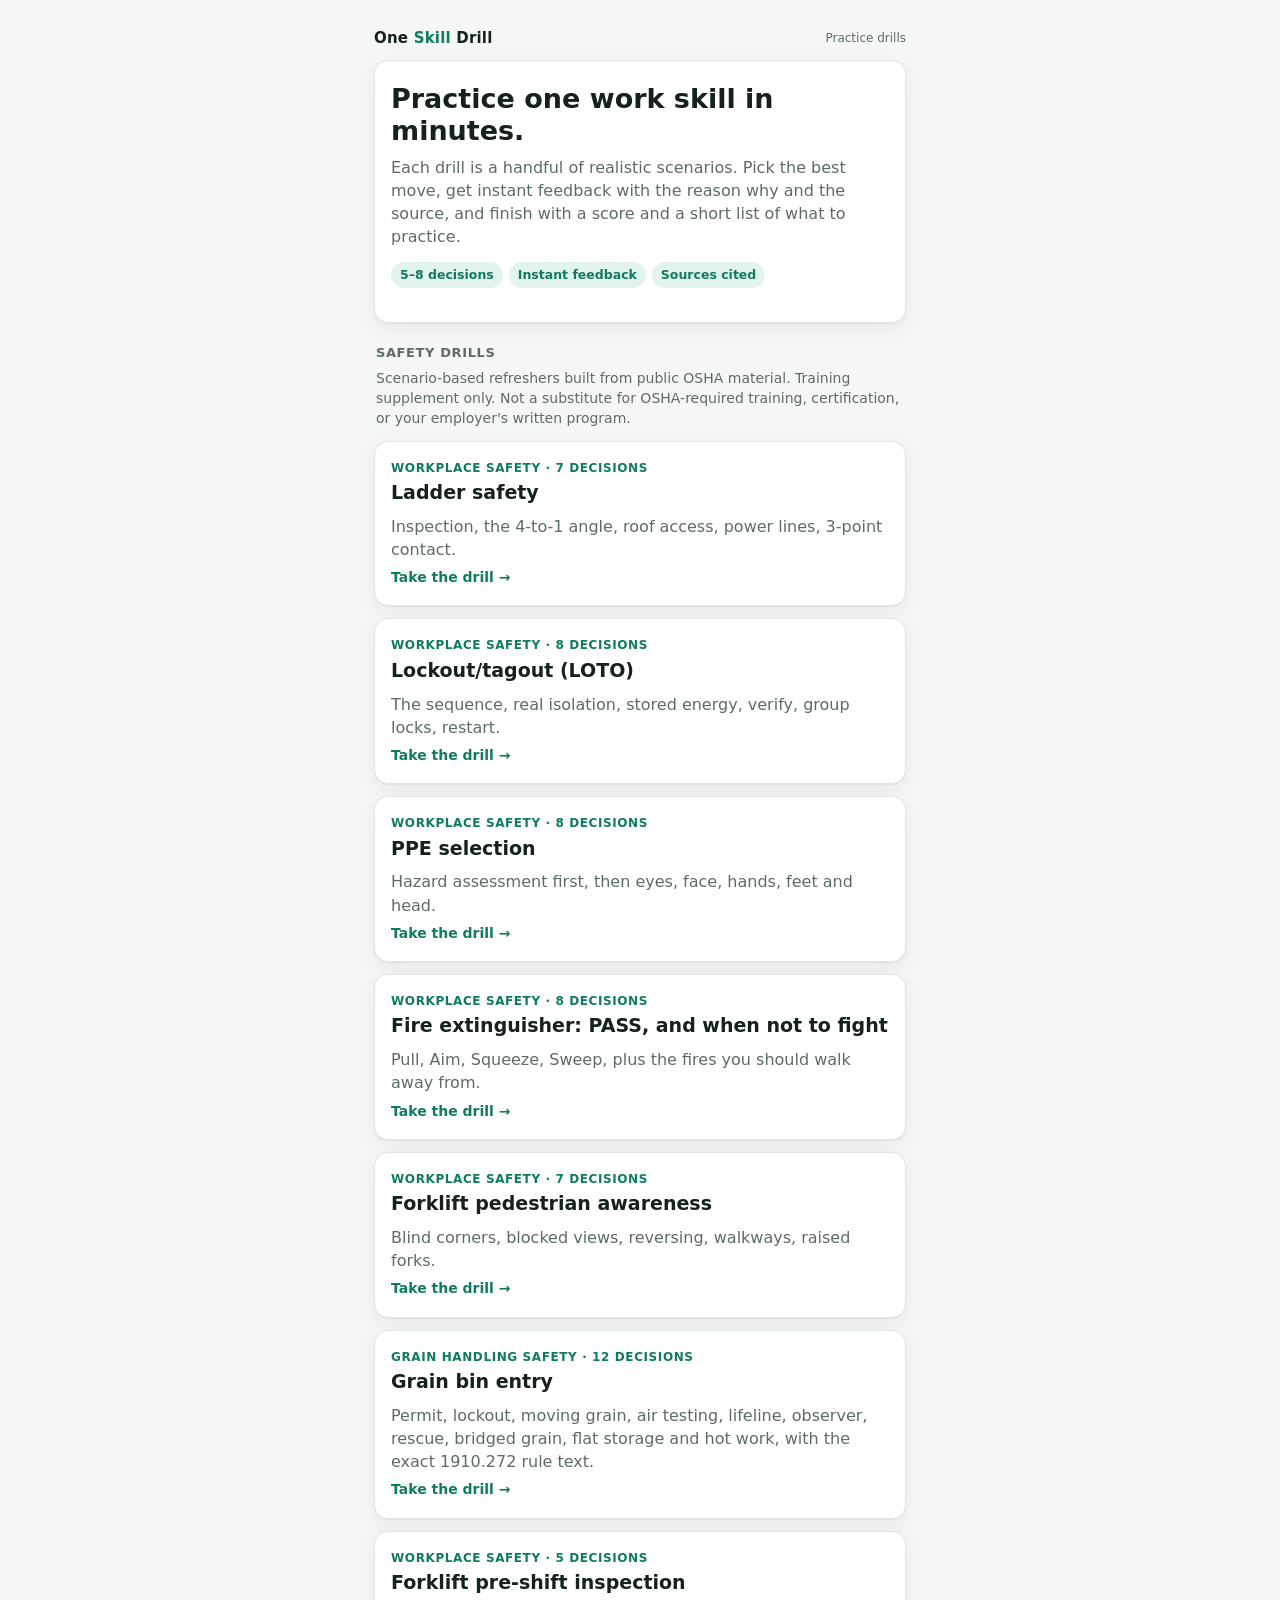
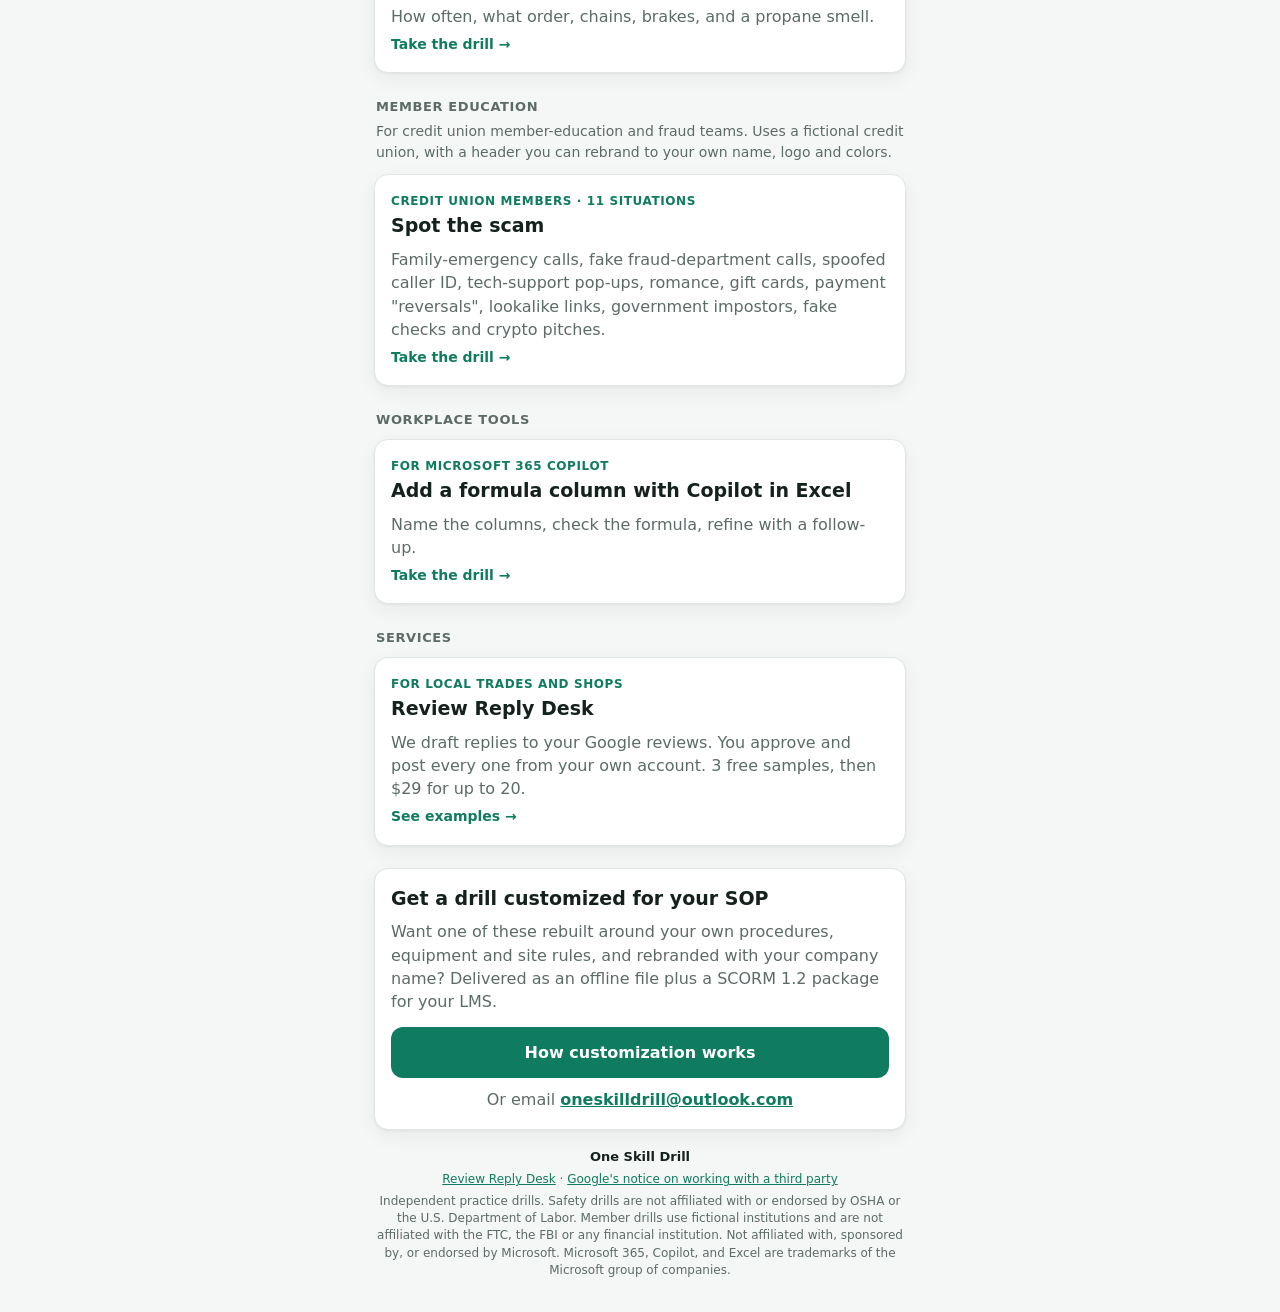
<file: docs/index.html>
<!doctype html>
<html lang="en">
<head>
<meta charset="utf-8">
<meta name="viewport" content="width=device-width, initial-scale=1, viewport-fit=cover">
<title>One Skill Drill · Practice one work skill in minutes</title>
<meta name="description" content="Short interactive practice drills and workplace safety simulators. Realistic scenarios, instant feedback with sources, and a score.">
<meta name="theme-color" content="#0f7b5f">
<link rel="icon" href="data:image/svg+xml,%3Csvg xmlns='http://www.w3.org/2000/svg' viewBox='0 0 32 32'%3E%3Crect width='32' height='32' rx='8' fill='%230f7b5f'/%3E%3Ctext x='16' y='22' font-size='16' font-family='Arial' font-weight='700' fill='white' text-anchor='middle'%3E1%3C/text%3E%3C/svg%3E">
<link rel="stylesheet" href="engine/drill.css">
<style>
.section-h{font-size:13px;text-transform:uppercase;letter-spacing:.6px;color:var(--muted);margin:26px 2px 10px}
.section-h:first-of-type{margin-top:22px}
.section-note{color:var(--muted);font-size:14px;margin:-4px 2px 12px}
</style>
</head>
<body>
<div class="wrap">
  <div class="top"><a class="brand" href="./">One <span>Skill</span> Drill</a><span class="tag">Practice drills</span></div>
  <div class="card">
    <h1>Practice one work skill in minutes.</h1>
    <p class="lede">Each drill is a handful of realistic scenarios. Pick the best move, get instant feedback with the reason why and the source, and finish with a score and a short list of what to practice.</p>
    <ul class="meta"><li>5–8 decisions</li><li>Instant feedback</li><li>Sources cited</li></ul>
  </div>

  <h2 class="section-h" id="safety">Safety drills</h2>
  <p class="section-note">Scenario-based refreshers built from public OSHA material. Training supplement only. Not a substitute for OSHA-required training, certification, or your employer's written program.</p>
  <div class="drills">
    <a class="card" href="ladder-safety/">
      <p class="label">Workplace safety · 7 decisions</p>
      <h2>Ladder safety</h2>
      <p class="lede" style="margin:0">Inspection, the 4-to-1 angle, roof access, power lines, 3-point contact.</p>
      <span class="go">Take the drill →</span>
    </a>
    <a class="card" href="lockout-tagout/">
      <p class="label">Workplace safety · 8 decisions</p>
      <h2>Lockout/tagout (LOTO)</h2>
      <p class="lede" style="margin:0">The sequence, real isolation, stored energy, verify, group locks, restart.</p>
      <span class="go">Take the drill →</span>
    </a>
    <a class="card" href="ppe-selection/">
      <p class="label">Workplace safety · 8 decisions</p>
      <h2>PPE selection</h2>
      <p class="lede" style="margin:0">Hazard assessment first, then eyes, face, hands, feet and head.</p>
      <span class="go">Take the drill →</span>
    </a>
    <a class="card" href="fire-extinguisher-pass/">
      <p class="label">Workplace safety · 8 decisions</p>
      <h2>Fire extinguisher: PASS, and when not to fight</h2>
      <p class="lede" style="margin:0">Pull, Aim, Squeeze, Sweep, plus the fires you should walk away from.</p>
      <span class="go">Take the drill →</span>
    </a>
    <a class="card" href="forklift-pedestrian-awareness/">
      <p class="label">Workplace safety · 7 decisions</p>
      <h2>Forklift pedestrian awareness</h2>
      <p class="lede" style="margin:0">Blind corners, blocked views, reversing, walkways, raised forks.</p>
      <span class="go">Take the drill →</span>
    </a>
    <a class="card" href="grain-bin-entry/">
      <p class="label">Grain handling safety · 12 decisions</p>
      <h2>Grain bin entry</h2>
      <p class="lede" style="margin:0">Permit, lockout, moving grain, air testing, lifeline, observer, rescue, bridged grain, flat storage and hot work, with the exact 1910.272 rule text.</p>
      <span class="go">Take the drill →</span>
    </a>
    <a class="card" href="forklift-pre-shift-inspection/">
      <p class="label">Workplace safety · 5 decisions</p>
      <h2>Forklift pre-shift inspection</h2>
      <p class="lede" style="margin:0">How often, what order, chains, brakes, and a propane smell.</p>
      <span class="go">Take the drill →</span>
    </a>
  </div>

  <h2 class="section-h" id="members">Member education</h2>
  <p class="section-note">For credit union member-education and fraud teams. Uses a fictional credit union, with a header you can rebrand to your own name, logo and colors.</p>
  <div class="drills">
    <a class="card" href="spot-the-scam/">
      <p class="label">Credit union members · 11 situations</p>
      <h2>Spot the scam</h2>
      <p class="lede" style="margin:0">Family-emergency calls, fake fraud-department calls, spoofed caller ID, tech-support pop-ups, romance, gift cards, payment "reversals", lookalike links, government impostors, fake checks and crypto pitches.</p>
      <span class="go">Take the drill →</span>
    </a>
  </div>

  <h2 class="section-h" id="tools">Workplace tools</h2>
  <div class="drills">
    <a class="card" href="copilot-excel-formula-column/">
      <p class="label">for Microsoft 365 Copilot</p>
      <h2>Add a formula column with Copilot in Excel</h2>
      <p class="lede" style="margin:0">Name the columns, check the formula, refine with a follow-up.</p>
      <span class="go">Take the drill →</span>
    </a>
  </div>

  <h2 class="section-h" id="services">Services</h2>
  <div class="drills">
    <a class="card" href="review-reply-desk/">
      <p class="label">for local trades and shops</p>
      <h2>Review Reply Desk</h2>
      <p class="lede" style="margin:0">We draft replies to your Google reviews. You approve and post every one from your own account. 3 free samples, then $29 for up to 20.</p>
      <span class="go">See examples →</span>
    </a>
  </div>

  <div class="card" style="margin-top:22px">
    <h2 style="margin-top:0">Get a drill customized for your SOP</h2>
    <p class="lede">Want one of these rebuilt around your own procedures, equipment and site rules, and rebranded with your company name? Delivered as an offline file plus a SCORM 1.2 package for your LMS.</p>
    <a class="btn" href="contact/" style="display:block;text-align:center;text-decoration:none">How customization works</a>
    <p class="lede" style="margin:10px 0 0;text-align:center">Or email <a href="mailto:oneskilldrill@outlook.com?subject=Custom%20drill%20request"><b>oneskilldrill@outlook.com</b></a></p>
  </div>

  <footer>
    <span class="fb-brand">One Skill Drill</span>
    <p class="fb-links"><a href="review-reply-desk/">Review Reply Desk</a> · <a href="https://support.google.com/business/answer/7163406?hl=en">Google's notice on working with a third party</a></p>
    <p>Independent practice drills. Safety drills are not affiliated with or endorsed by OSHA or the U.S. Department of Labor. Member drills use fictional institutions and are not affiliated with the FTC, the FBI or any financial institution. Not affiliated with, sponsored by, or endorsed by Microsoft. Microsoft 365, Copilot, and Excel are trademarks of the Microsoft group of companies.</p>
  </footer>
</div>
</body>
</html>
</file>
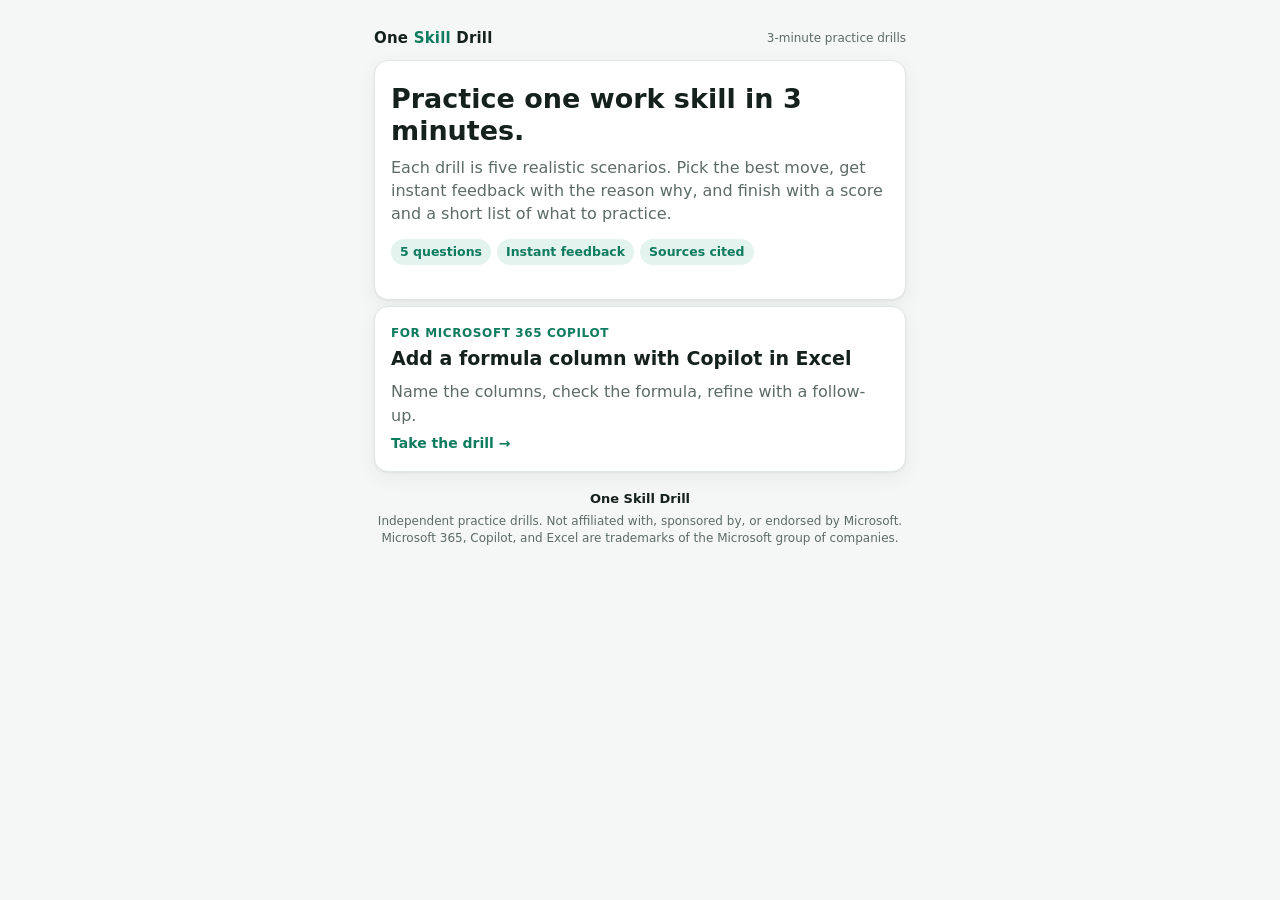
<file: site/index.html>
<!doctype html>
<html lang="en">
<head>
<meta charset="utf-8">
<meta name="viewport" content="width=device-width, initial-scale=1, viewport-fit=cover">
<title>One Skill Drill · Practice one work skill in 3 minutes</title>
<meta name="description" content="Short interactive practice drills. One skill, five realistic scenarios, instant feedback, and a score.">
<meta name="theme-color" content="#0f7b5f">
<link rel="icon" href="data:image/svg+xml,%3Csvg xmlns='http://www.w3.org/2000/svg' viewBox='0 0 32 32'%3E%3Crect width='32' height='32' rx='8' fill='%230f7b5f'/%3E%3Ctext x='16' y='22' font-size='16' font-family='Arial' font-weight='700' fill='white' text-anchor='middle'%3E1%3C/text%3E%3C/svg%3E">
<link rel="stylesheet" href="engine/drill.css">
</head>
<body>
<div class="wrap">
  <div class="top"><a class="brand" href="./">One <span>Skill</span> Drill</a><span class="tag">3-minute practice drills</span></div>
  <div class="card">
    <h1>Practice one work skill in 3 minutes.</h1>
    <p class="lede">Each drill is five realistic scenarios. Pick the best move, get instant feedback with the reason why, and finish with a score and a short list of what to practice.</p>
    <ul class="meta"><li>5 questions</li><li>Instant feedback</li><li>Sources cited</li></ul>
  </div>
  <div class="drills">
    <a class="card" href="copilot-excel-formula-column/">
      <p class="label">for Microsoft 365 Copilot</p>
      <h2>Add a formula column with Copilot in Excel</h2>
      <p class="lede" style="margin:0">Name the columns, check the formula, refine with a follow-up.</p>
      <span class="go">Take the drill →</span>
    </a>
  </div>
  <footer>
    <span class="fb-brand">One Skill Drill</span>
    <p>Independent practice drills. Not affiliated with, sponsored by, or endorsed by Microsoft. Microsoft 365, Copilot, and Excel are trademarks of the Microsoft group of companies.</p>
      </footer>
</div>
</body>
</html>
</file>
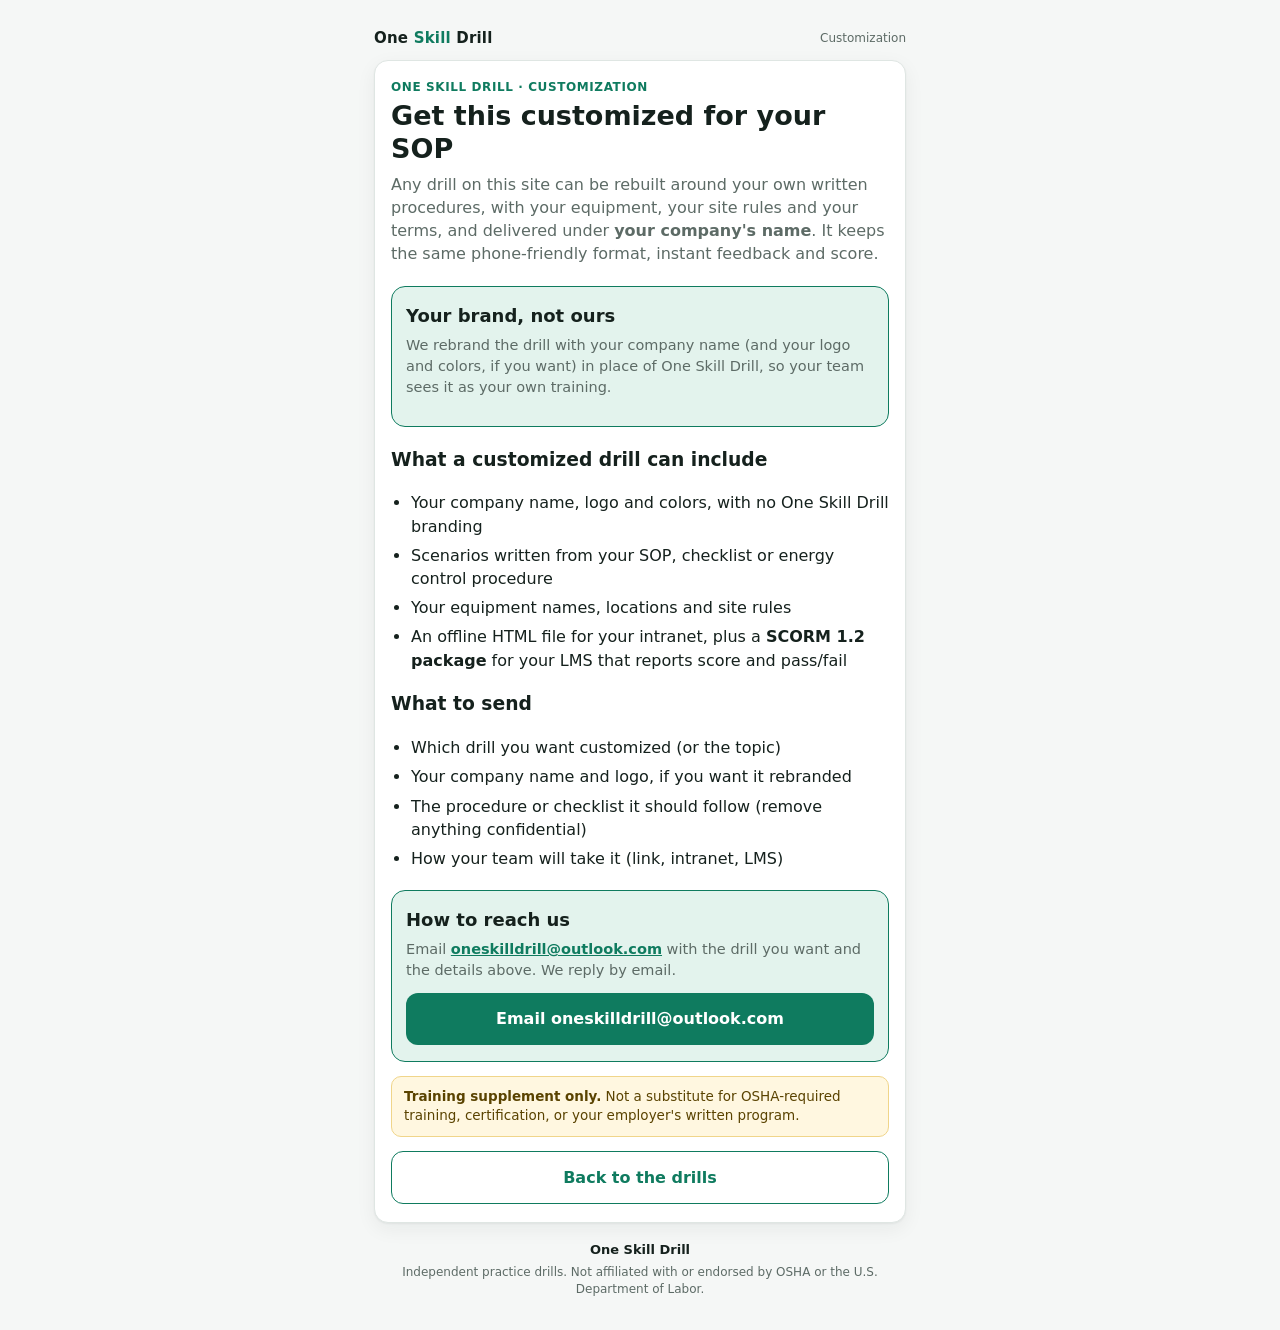
<file: docs/contact/index.html>
<!doctype html>
<html lang="en">
<head>
<meta charset="utf-8">
<meta name="viewport" content="width=device-width, initial-scale=1, viewport-fit=cover">
<title>Get a drill customized for your SOP · One Skill Drill</title>
<meta name="description" content="Get any One Skill Drill safety simulator rebranded with your company name and customized for your own procedures, equipment and site rules. Offline HTML plus SCORM 1.2.">
<meta name="theme-color" content="#0f7b5f">
<link rel="icon" href="data:image/svg+xml,%3Csvg xmlns='http://www.w3.org/2000/svg' viewBox='0 0 32 32'%3E%3Crect width='32' height='32' rx='8' fill='%230f7b5f'/%3E%3Ctext x='16' y='22' font-size='16' font-family='Arial' font-weight='700' fill='white' text-anchor='middle'%3E1%3C/text%3E%3C/svg%3E">
<link rel="stylesheet" href="../engine/drill.css">
</head>
<body>
<div class="wrap">
  <div class="top"><a class="brand" href="../">One <span>Skill</span> Drill</a><span class="tag">Customization</span></div>
  <main class="card" id="contact">
    <p class="label">One Skill Drill · Customization</p>
    <h1>Get this customized for your SOP</h1>
    <p class="lede">Any drill on this site can be rebuilt around your own written procedures, with your equipment, your site rules and your terms, and delivered under <b>your company's name</b>. It keeps the same phone-friendly format, instant feedback and score.</p>
    <div class="cta" id="rebrand">
      <h3>Your brand, not ours</h3>
      <p>We rebrand the drill with your company name (and your logo and colors, if you want) in place of One Skill Drill, so your team sees it as your own training.</p>
    </div>
    <h3>What a customized drill can include</h3>
    <ul class="recap">
      <li>Your company name, logo and colors, with no One Skill Drill branding</li>
      <li>Scenarios written from your SOP, checklist or energy control procedure</li>
      <li>Your equipment names, locations and site rules</li>
      <li>An offline HTML file for your intranet, plus a <b>SCORM 1.2 package</b> for your LMS that reports score and pass/fail</li>
    </ul>
    <h3>What to send</h3>
    <ul class="recap">
      <li>Which drill you want customized (or the topic)</li>
      <li>Your company name and logo, if you want it rebranded</li>
      <li>The procedure or checklist it should follow (remove anything confidential)</li>
      <li>How your team will take it (link, intranet, LMS)</li>
    </ul>
    <div class="cta" id="contact-email">
      <h3>How to reach us</h3>
      <p>Email <a href="mailto:oneskilldrill@outlook.com?subject=Custom%20drill%20request"><b>oneskilldrill@outlook.com</b></a> with the drill you want and the details above. We reply by email.</p>
      <a class="btn" href="mailto:oneskilldrill@outlook.com?subject=Custom%20drill%20request" style="display:block;text-align:center;text-decoration:none">Email oneskilldrill@outlook.com</a>
    </div>
    <p class="disclaimer"><b>Training supplement only.</b> Not a substitute for OSHA-required training, certification, or your employer's written program.</p>
    <div class="btn-row"><a class="btn ghost" href="../#safety" style="display:block;text-align:center;text-decoration:none">Back to the drills</a></div>
  </main>
  <footer>
    <span class="fb-brand">One Skill Drill</span>
    <p>Independent practice drills. Not affiliated with or endorsed by OSHA or the U.S. Department of Labor.</p>
  </footer>
</div>
</body>
</html>
</file>
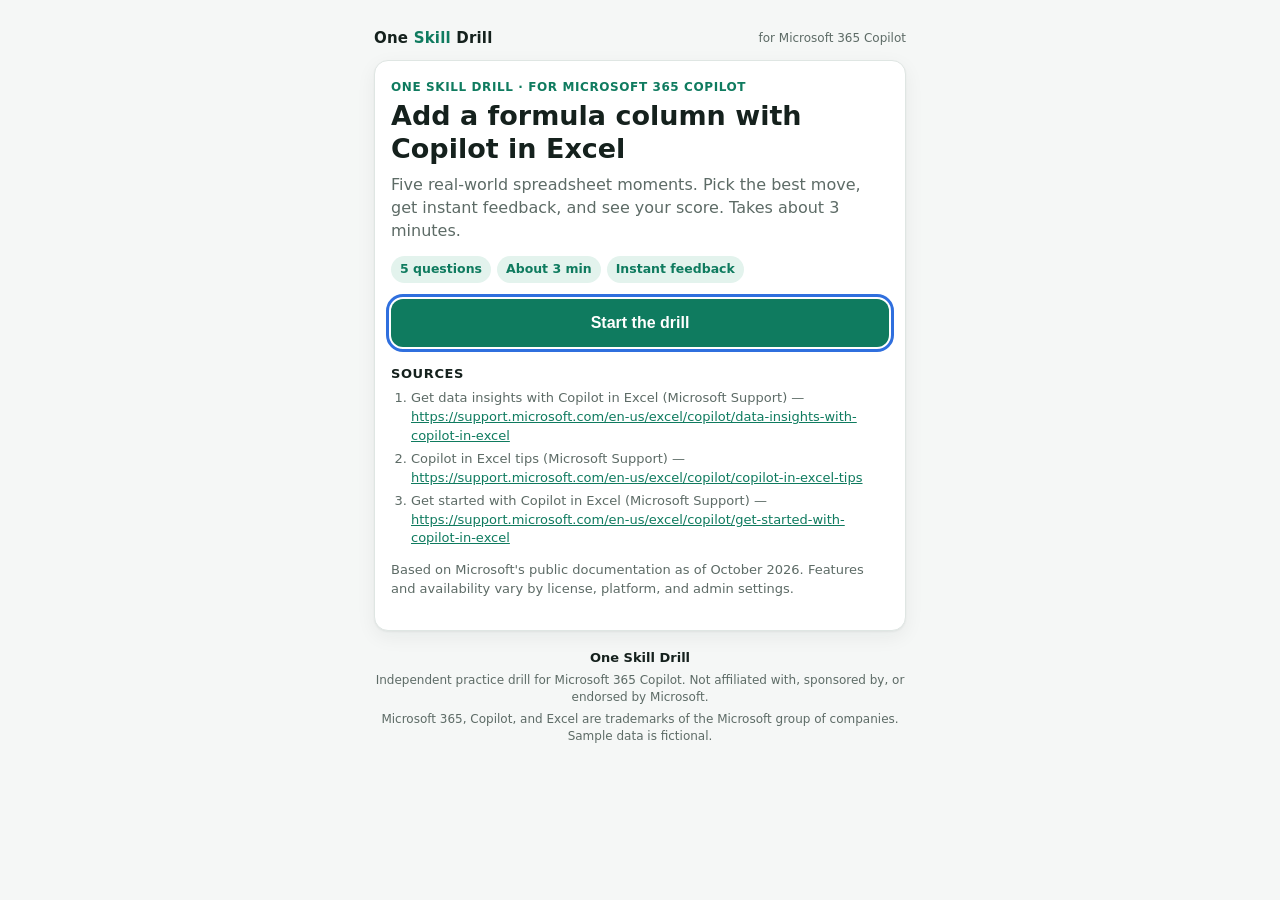
<file: docs/copilot-excel-formula-column/index.html>
<!doctype html>
<html lang="en">
<head>
<meta charset="utf-8">
<meta name="viewport" content="width=device-width, initial-scale=1, viewport-fit=cover">
<title>Add a formula column with Copilot in Excel · One Skill Drill</title>
<meta name="description" content="A 5-question practice drill: add, check, and refine a formula column with Copilot in Excel. Instant feedback and a score.">
<meta property="og:title" content="Add a formula column with Copilot in Excel · 5-question drill">
<meta property="og:description" content="Five quick spreadsheet scenarios with instant feedback and a score. For Microsoft 365 Copilot users.">
<meta name="theme-color" content="#0f7b5f">
<link rel="icon" href="data:image/svg+xml,%3Csvg xmlns='http://www.w3.org/2000/svg' viewBox='0 0 32 32'%3E%3Crect width='32' height='32' rx='8' fill='%230f7b5f'/%3E%3Ctext x='16' y='22' font-size='16' font-family='Arial' font-weight='700' fill='white' text-anchor='middle'%3E1%3C/text%3E%3C/svg%3E">
<link rel="stylesheet" href="../engine/drill.css">
</head>
<body>
<div class="wrap">
  <div class="top"><a class="brand" href="../">One <span>Skill</span> Drill</a><span class="tag">for Microsoft 365 Copilot</span></div>
  <main id="drill"><noscript>This drill needs JavaScript turned on.</noscript></main>
  <footer id="drill-footer"></footer>
</div>
<script src="drill.js"></script>
<script src="../engine/drill.js"></script>
</body>
</html>
</file>
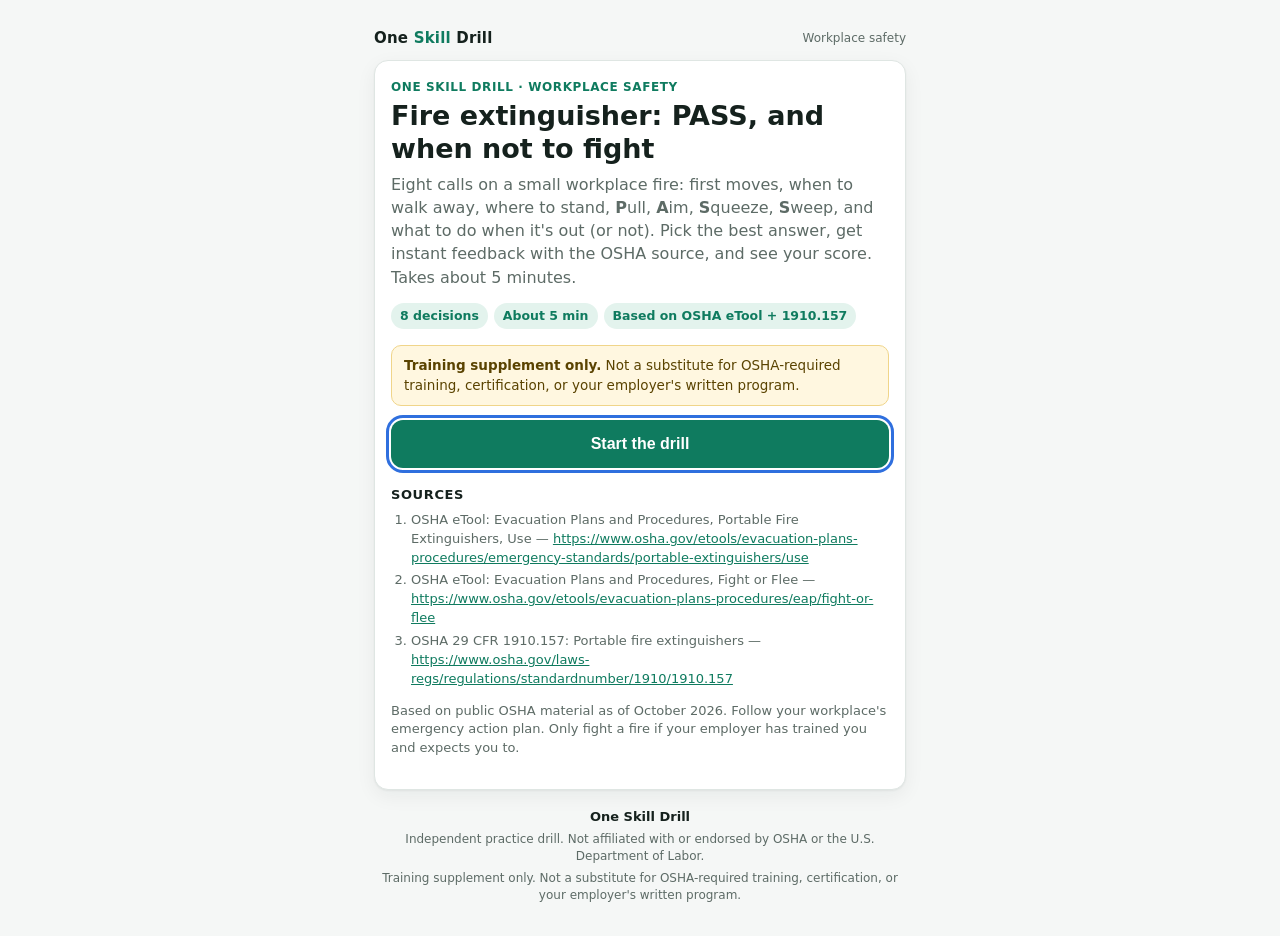
<file: docs/fire-extinguisher-pass/index.html>
<!doctype html>
<html lang="en">
<head>
<meta charset="utf-8">
<meta name="viewport" content="width=device-width, initial-scale=1, viewport-fit=cover">
<title>Fire extinguisher: PASS, and when not to fight · One Skill Drill</title>
<meta name="description" content="An 8-decision fire extinguisher simulator based on OSHA's eTool: Pull, Aim, Squeeze, Sweep, plus when to evacuate instead. Instant feedback and a score.">
<meta property="og:title" content="Fire extinguisher: PASS, and when not to fight · safety drill">
<meta property="og:description" content="PASS plus fight-or-flee, with instant feedback and a score.">
<meta name="theme-color" content="#0f7b5f">
<link rel="icon" href="data:image/svg+xml,%3Csvg xmlns='http://www.w3.org/2000/svg' viewBox='0 0 32 32'%3E%3Crect width='32' height='32' rx='8' fill='%230f7b5f'/%3E%3Ctext x='16' y='22' font-size='16' font-family='Arial' font-weight='700' fill='white' text-anchor='middle'%3E1%3C/text%3E%3C/svg%3E">
<link rel="stylesheet" href="../engine/drill.css">
</head>
<body>
<div class="wrap">
  <div class="top"><a class="brand" href="../">One <span>Skill</span> Drill</a><span class="tag">Workplace safety</span></div>
  <main id="drill"><noscript>This drill needs JavaScript turned on.</noscript></main>
  <footer id="drill-footer"></footer>
</div>
<script src="drill.js"></script>
<script src="../engine/drill.js"></script>
</body>
</html>
</file>
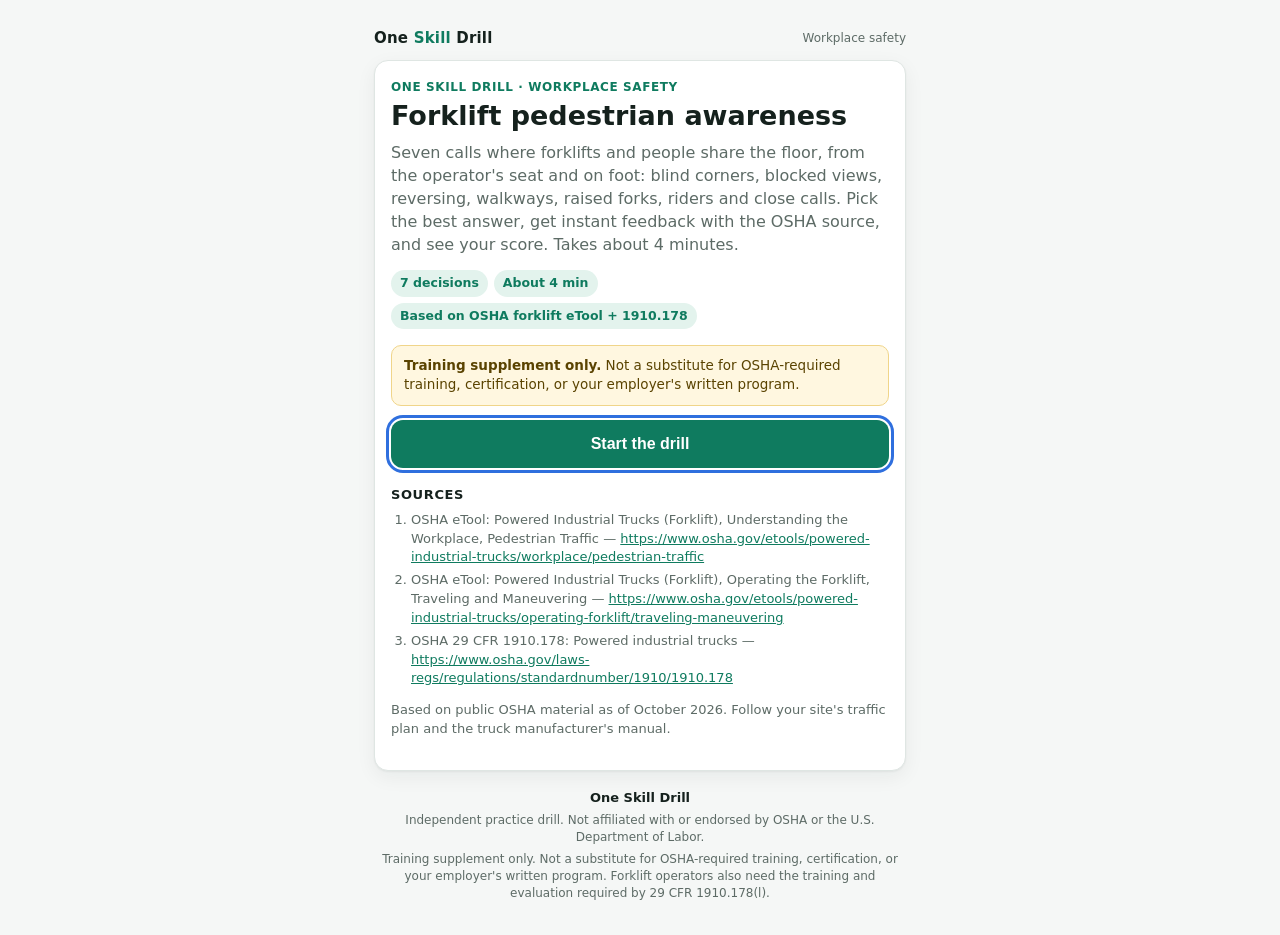
<file: docs/forklift-pedestrian-awareness/index.html>
<!doctype html>
<html lang="en">
<head>
<meta charset="utf-8">
<meta name="viewport" content="width=device-width, initial-scale=1, viewport-fit=cover">
<title>Forklift pedestrian awareness · One Skill Drill</title>
<meta name="description" content="A 7-decision forklift and pedestrian safety simulator based on OSHA's forklift eTool and 1910.178. Instant feedback and a score.">
<meta property="og:title" content="Forklift pedestrian awareness · safety drill">
<meta property="og:description" content="Seven forklift-and-pedestrian calls with instant feedback and a score.">
<meta name="theme-color" content="#0f7b5f">
<link rel="icon" href="data:image/svg+xml,%3Csvg xmlns='http://www.w3.org/2000/svg' viewBox='0 0 32 32'%3E%3Crect width='32' height='32' rx='8' fill='%230f7b5f'/%3E%3Ctext x='16' y='22' font-size='16' font-family='Arial' font-weight='700' fill='white' text-anchor='middle'%3E1%3C/text%3E%3C/svg%3E">
<link rel="stylesheet" href="../engine/drill.css">
</head>
<body>
<div class="wrap">
  <div class="top"><a class="brand" href="../">One <span>Skill</span> Drill</a><span class="tag">Workplace safety</span></div>
  <main id="drill"><noscript>This drill needs JavaScript turned on.</noscript></main>
  <footer id="drill-footer"></footer>
</div>
<script src="drill.js"></script>
<script src="../engine/drill.js"></script>
</body>
</html>
</file>
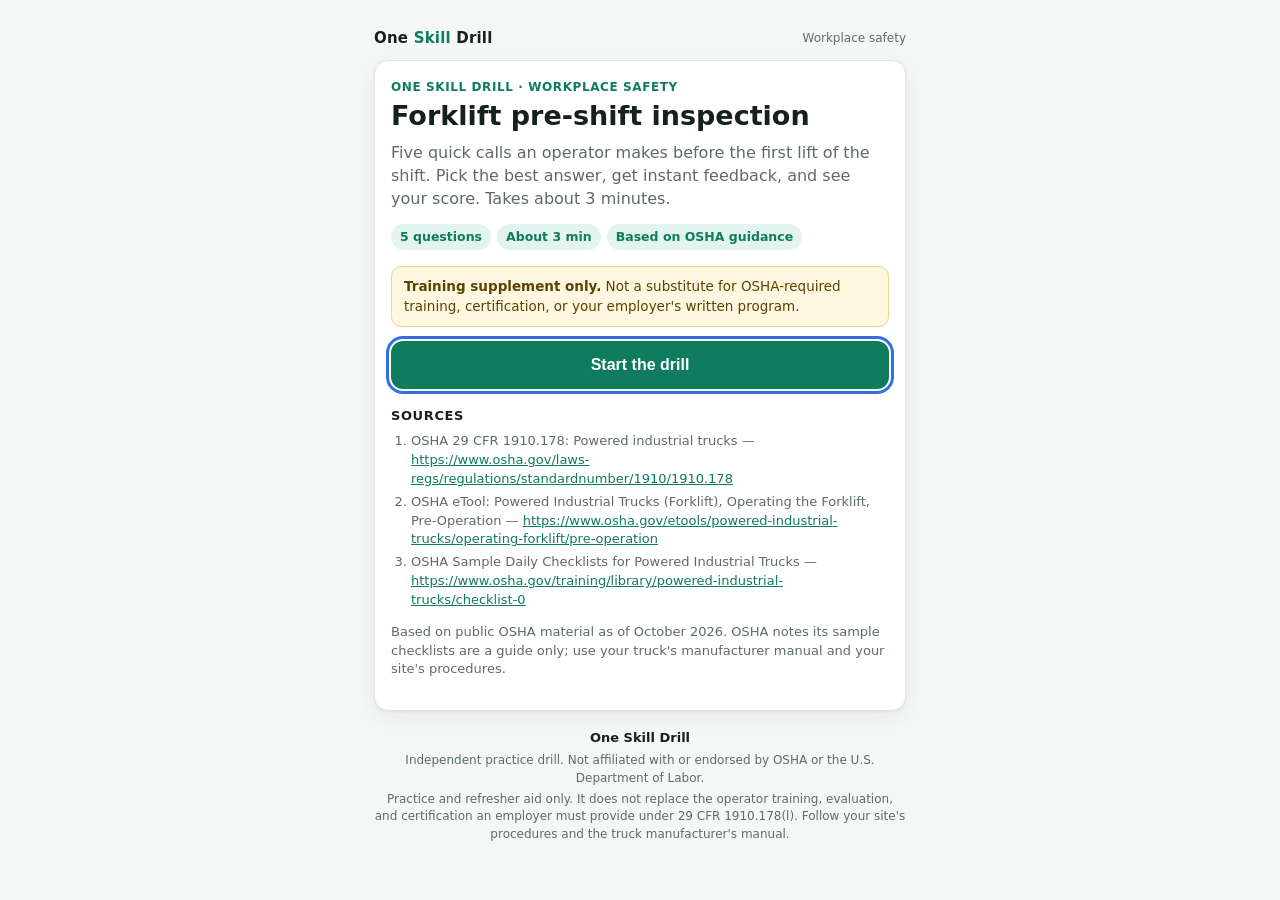
<file: docs/forklift-pre-shift-inspection/index.html>
<!doctype html>
<html lang="en">
<head>
<meta charset="utf-8">
<meta name="viewport" content="width=device-width, initial-scale=1, viewport-fit=cover">
<title>Forklift pre-shift inspection · One Skill Drill</title>
<meta name="description" content="A 5-question forklift pre-shift inspection drill based on public OSHA guidance. Instant feedback and a score.">
<meta property="og:title" content="Forklift pre-shift inspection · 5-question drill">
<meta property="og:description" content="Five pre-shift calls every operator makes, with instant feedback and a score.">
<meta name="theme-color" content="#0f7b5f">
<link rel="icon" href="data:image/svg+xml,%3Csvg xmlns='http://www.w3.org/2000/svg' viewBox='0 0 32 32'%3E%3Crect width='32' height='32' rx='8' fill='%230f7b5f'/%3E%3Ctext x='16' y='22' font-size='16' font-family='Arial' font-weight='700' fill='white' text-anchor='middle'%3E1%3C/text%3E%3C/svg%3E">
<link rel="stylesheet" href="../engine/drill.css">
</head>
<body>
<div class="wrap">
  <div class="top"><a class="brand" href="../">One <span>Skill</span> Drill</a><span class="tag">Workplace safety</span></div>
  <main id="drill"><noscript>This drill needs JavaScript turned on.</noscript></main>
  <footer id="drill-footer"></footer>
</div>
<script src="drill.js"></script>
<script src="../engine/drill.js"></script>
</body>
</html>
</file>
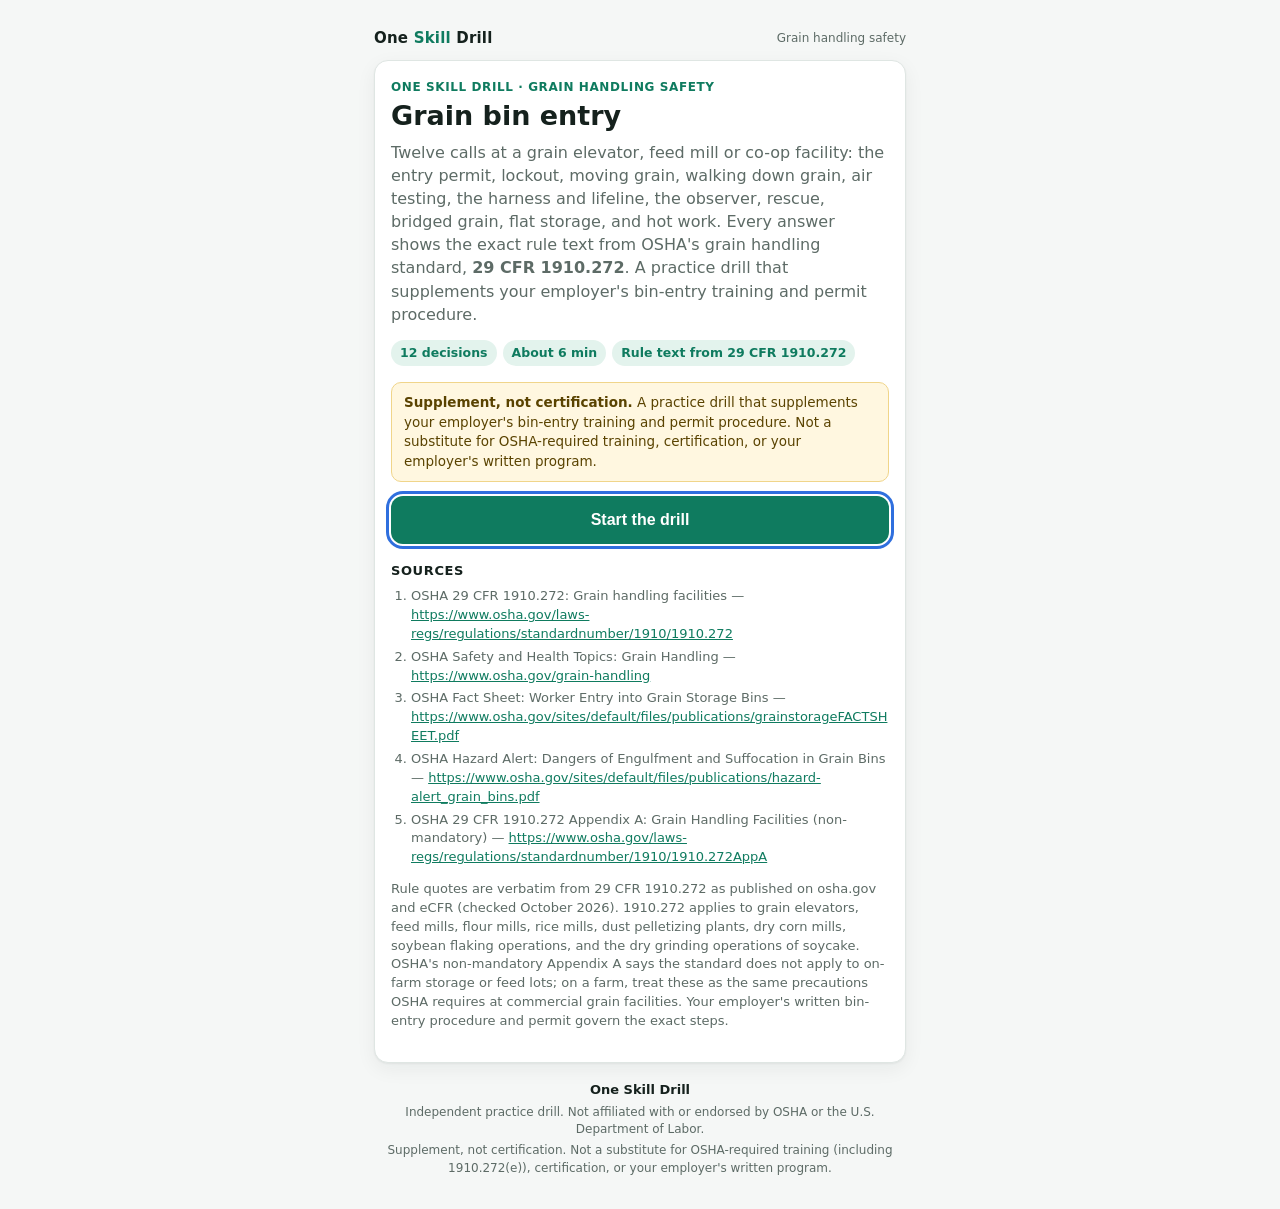
<file: docs/grain-bin-entry/index.html>
<!doctype html>
<html lang="en">
<head>
<meta charset="utf-8">
<meta name="viewport" content="width=device-width, initial-scale=1, viewport-fit=cover">
<title>Grain bin entry · One Skill Drill</title>
<meta name="description" content="A 12-decision grain bin entry practice drill with the exact rule text from OSHA 29 CFR 1910.272: entry permit, lockout, moving grain, air testing, harness and lifeline, observer, rescue, bridged grain, flat storage and hot work. Instant feedback and a score.">
<meta property="og:title" content="Grain bin entry · practice drill">
<meta property="og:description" content="Twelve bin-entry calls with the exact 1910.272 rule text, instant feedback and a score.">
<meta name="theme-color" content="#0f7b5f">
<link rel="icon" href="data:image/svg+xml,%3Csvg xmlns='http://www.w3.org/2000/svg' viewBox='0 0 32 32'%3E%3Crect width='32' height='32' rx='8' fill='%230f7b5f'/%3E%3Ctext x='16' y='22' font-size='16' font-family='Arial' font-weight='700' fill='white' text-anchor='middle'%3E1%3C/text%3E%3C/svg%3E">
<link rel="stylesheet" href="../engine/drill.css">
</head>
<body>
<div class="wrap">
  <div class="top"><a class="brand" href="../">One <span>Skill</span> Drill</a><span class="tag">Grain handling safety</span></div>
  <main id="drill"><noscript>This drill needs JavaScript turned on.</noscript></main>
  <footer id="drill-footer"></footer>
</div>
<script src="drill.js"></script>
<script src="../engine/drill.js"></script>
</body>
</html>
</file>
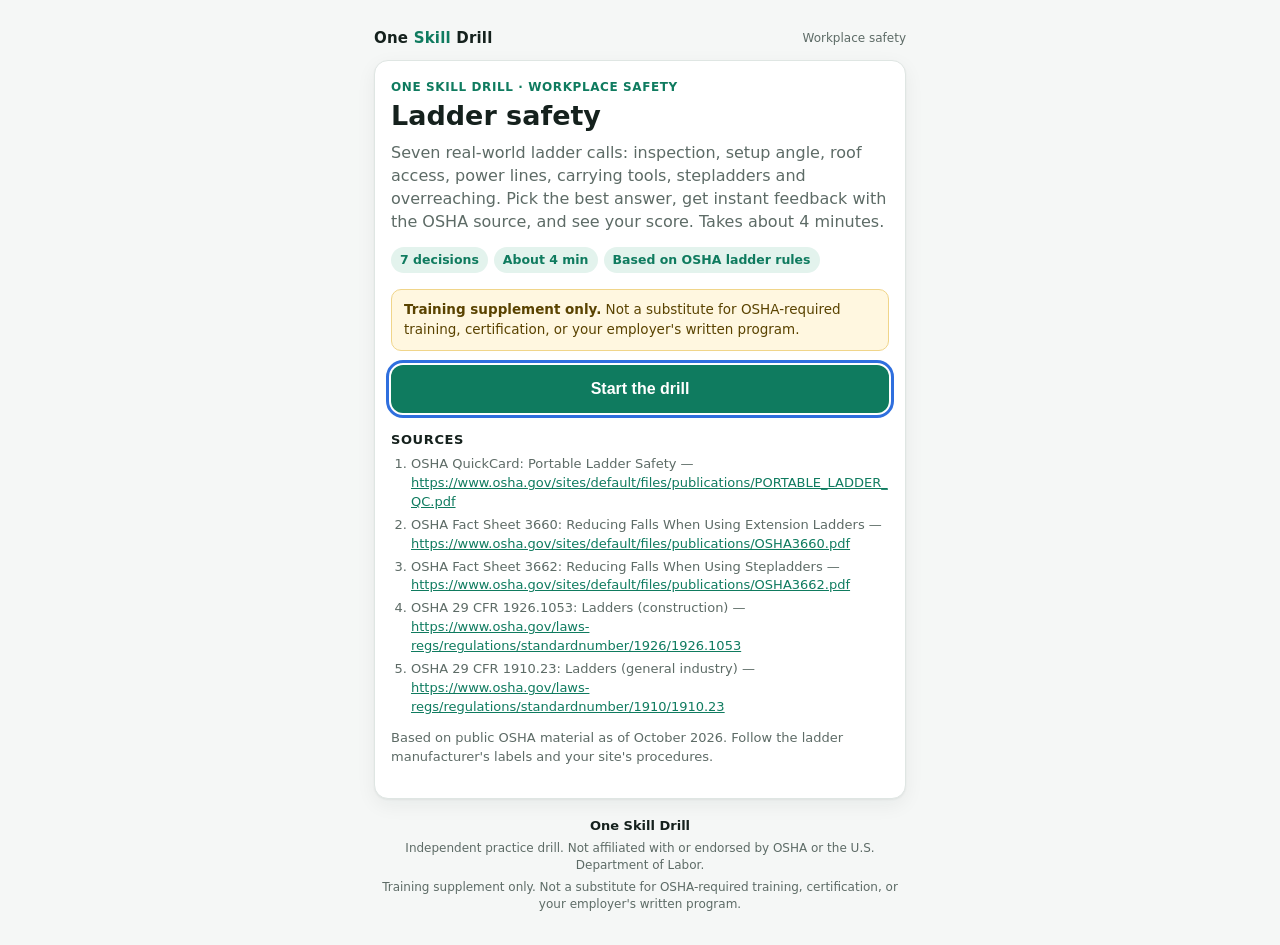
<file: docs/ladder-safety/index.html>
<!doctype html>
<html lang="en">
<head>
<meta charset="utf-8">
<meta name="viewport" content="width=device-width, initial-scale=1, viewport-fit=cover">
<title>Ladder safety · One Skill Drill</title>
<meta name="description" content="A 7-decision ladder safety simulator based on public OSHA guidance: inspection, angle, roof access, power lines, 3-point contact. Instant feedback and a score.">
<meta property="og:title" content="Ladder safety · safety drill">
<meta property="og:description" content="Seven ladder calls with instant feedback and a score.">
<meta name="theme-color" content="#0f7b5f">
<link rel="icon" href="data:image/svg+xml,%3Csvg xmlns='http://www.w3.org/2000/svg' viewBox='0 0 32 32'%3E%3Crect width='32' height='32' rx='8' fill='%230f7b5f'/%3E%3Ctext x='16' y='22' font-size='16' font-family='Arial' font-weight='700' fill='white' text-anchor='middle'%3E1%3C/text%3E%3C/svg%3E">
<link rel="stylesheet" href="../engine/drill.css">
</head>
<body>
<div class="wrap">
  <div class="top"><a class="brand" href="../">One <span>Skill</span> Drill</a><span class="tag">Workplace safety</span></div>
  <main id="drill"><noscript>This drill needs JavaScript turned on.</noscript></main>
  <footer id="drill-footer"></footer>
</div>
<script src="drill.js"></script>
<script src="../engine/drill.js"></script>
</body>
</html>
</file>
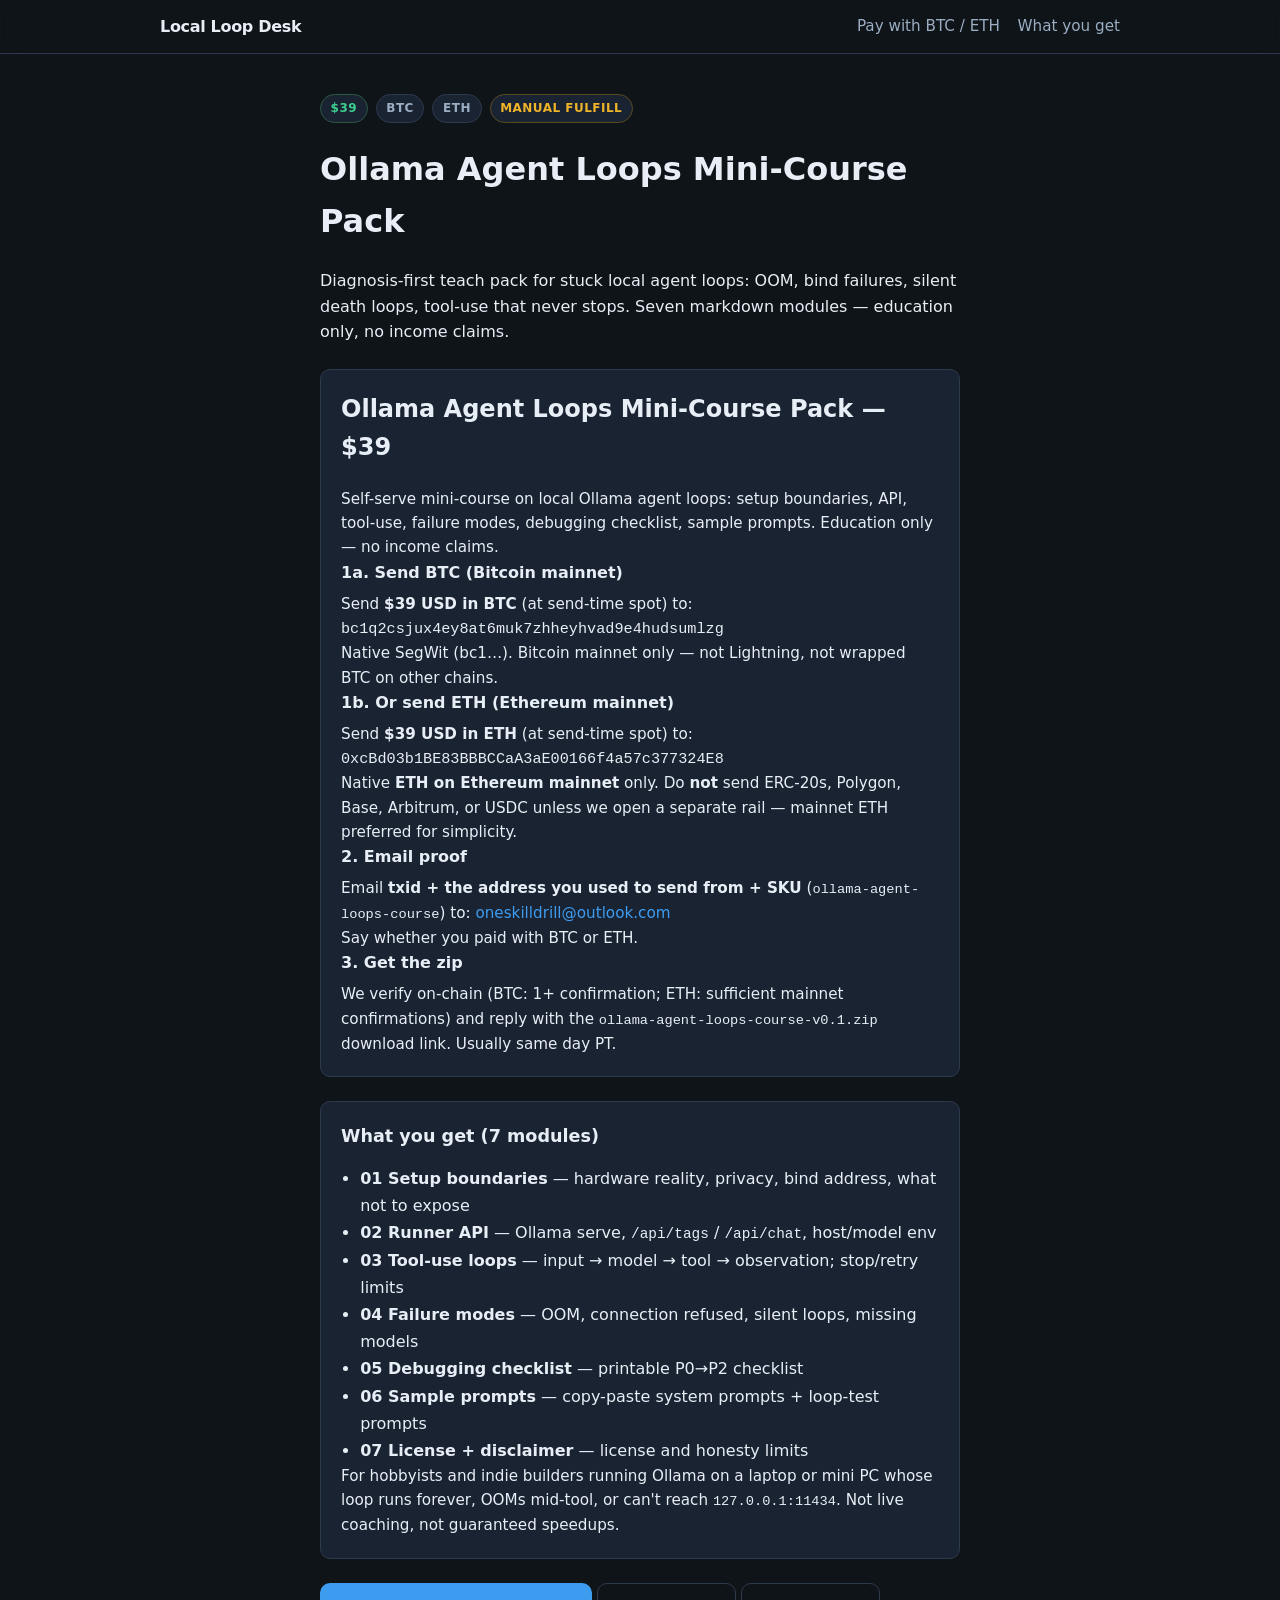
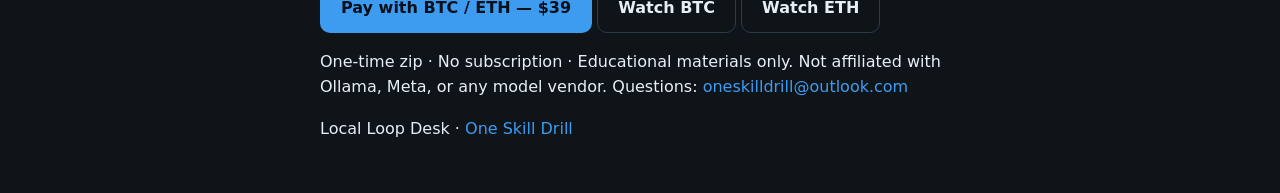
<file: docs/local-loop-course/index.html>
<!DOCTYPE html>
<html lang="en">
<head>
  <meta charset="utf-8" />
  <meta name="viewport" content="width=device-width, initial-scale=1" />
  <title>Ollama Agent Loops Mini-Course Pack ($39) · Local Loop Desk</title>
  <meta name="description" content="Self-serve mini-course on local Ollama agent loops: setup boundaries, API, tool-use, failure modes, debugging checklist, sample prompts. $39 one-time zip, pay with BTC or ETH." />
  <link rel="canonical" href="https://oneskilldrill.github.io/local-loop-course/" />
  <link rel="stylesheet" href="styles.css" />
</head>
<body>
  <header class="site">
    <div class="wrap inner">
      <a class="logo" href="./">Local Loop Desk</a>
      <nav>
        <a href="#pay">Pay with BTC / ETH</a>
        <a href="#contents">What you get</a>
      </nav>
    </div>
  </header>
  <main>
    <div class="wrap" style="padding:2.5rem 1rem; max-width:42rem;">
      <div class="badge-row">
        <span class="badge price" id="price-badge">$39</span>
        <span class="badge">BTC</span>
        <span class="badge">ETH</span>
        <span class="badge warn">Manual fulfill</span>
      </div>
      <h1>Ollama Agent Loops Mini-Course Pack</h1>
      <p class="lede">Diagnosis-first teach pack for stuck local agent loops: OOM, bind failures, silent death loops, tool-use that never stops. Seven markdown modules — education only, no income claims.</p>

      <div class="card" style="margin:1.5rem 0; padding:1.25rem;" id="pay">
        <h2 id="product-name" style="margin-top:0;">Ollama Agent Loops Mini-Course Pack — $39</h2>
        <p id="product-description">Self-serve mini-course on local Ollama agent loops: setup boundaries, API, tool-use, failure modes, debugging checklist, sample prompts. Education only — no income claims.</p>

        <h3>1a. Send BTC (Bitcoin mainnet)</h3>
        <p>Send <strong id="amount-btc">$39 USD in BTC</strong> (at send-time spot) to:</p>
        <p><code style="word-break:break-all; font-size:0.95rem;">bc1q2csjux4ey8at6muk7zhheyhvad9e4hudsumlzg</code></p>
        <p class="hint">Native SegWit (bc1…). Bitcoin mainnet only — not Lightning, not wrapped BTC on other chains.</p>

        <h3>1b. Or send ETH (Ethereum mainnet)</h3>
        <p>Send <strong id="amount-eth">$39 USD in ETH</strong> (at send-time spot) to:</p>
        <p><code style="word-break:break-all; font-size:0.95rem;">0xcBd03b1BE83BBBCCaA3aE00166f4a57c377324E8</code></p>
        <p class="hint">Native <strong>ETH on Ethereum mainnet</strong> only. Do <strong>not</strong> send ERC-20s, Polygon, Base, Arbitrum, or USDC unless we open a separate rail — mainnet ETH preferred for simplicity.</p>

        <h3>2. Email proof</h3>
        <p>Email <strong>txid + the address you used to send from + SKU</strong> (<code>ollama-agent-loops-course</code>) to:
          <a id="email-link" href="mailto:oneskilldrill@outlook.com?subject=Ollama%20Agent%20Loops%20Mini-Course%20Pack%20crypto%20order">oneskilldrill@outlook.com</a>
        </p>
        <p class="hint">Say whether you paid with BTC or ETH.</p>

        <h3>3. Get the zip</h3>
        <p>We verify on-chain (BTC: 1+ confirmation; ETH: sufficient mainnet confirmations) and reply with the <code>ollama-agent-loops-course-v0.1.zip</code> download link. Usually same day PT.</p>
      </div>

      <div class="card" style="margin:1.5rem 0; padding:1.25rem;" id="contents">
        <h2 style="margin-top:0; font-size:1.1rem;">What you get (7 modules)</h2>
        <ul style="margin:0; padding-left:1.2rem; line-height:1.7;">
          <li><strong>01 Setup boundaries</strong> — hardware reality, privacy, bind address, what not to expose</li>
          <li><strong>02 Runner API</strong> — Ollama serve, <code>/api/tags</code> / <code>/api/chat</code>, host/model env</li>
          <li><strong>03 Tool-use loops</strong> — input → model → tool → observation; stop/retry limits</li>
          <li><strong>04 Failure modes</strong> — OOM, connection refused, silent loops, missing models</li>
          <li><strong>05 Debugging checklist</strong> — printable P0→P2 checklist</li>
          <li><strong>06 Sample prompts</strong> — copy-paste system prompts + loop-test prompts</li>
          <li><strong>07 License + disclaimer</strong> — license and honesty limits</li>
        </ul>
        <p class="hint" style="margin-bottom:0;">For hobbyists and indie builders running Ollama on a laptop or mini PC whose loop runs forever, OOMs mid-tool, or can't reach <code>127.0.0.1:11434</code>. Not live coaching, not guaranteed speedups.</p>
      </div>

      <p>
        <a class="btn btn-primary" href="#pay">Pay with BTC / ETH — $39</a>
        <a class="btn btn-ghost" href="https://mempool.space/address/bc1q2csjux4ey8at6muk7zhheyhvad9e4hudsumlzg" target="_blank" rel="noopener">Watch BTC</a>
        <a class="btn btn-ghost" href="https://etherscan.io/address/0xcBd03b1BE83BBBCCaA3aE00166f4a57c377324E8" target="_blank" rel="noopener">Watch ETH</a>
      </p>
      <p class="hint">One-time zip · No subscription · Educational materials only. Not affiliated with Ollama, Meta, or any model vendor. Questions: <a href="mailto:oneskilldrill@outlook.com">oneskilldrill@outlook.com</a></p>
      <p class="hint">Local Loop Desk · <a href="../">One Skill Drill</a></p>
    </div>
  </main>
  <script>
    // Carry campaign tags (utm_*) into the order email so the source survives checkout.
    (function () {
      var params = new URLSearchParams(window.location.search);
      var tags = [];
      params.forEach(function (value, key) {
        if (key.indexOf("utm_") === 0) tags.push(key + "=" + value);
      });
      var link = document.getElementById("email-link");
      var subject = "Ollama Agent Loops Mini-Course Pack crypto order";
      var body = "SKU: ollama-agent-loops-course\nPaid with (BTC or ETH): \ntxid: \nSent from address: \n";
      if (tags.length) body += "\nRef: " + tags.join("&") + "\n";
      link.href = "mailto:oneskilldrill@outlook.com?subject=" + encodeURIComponent(subject) + "&body=" + encodeURIComponent(body);
    })();
  </script>
</body>
</html>
</file>
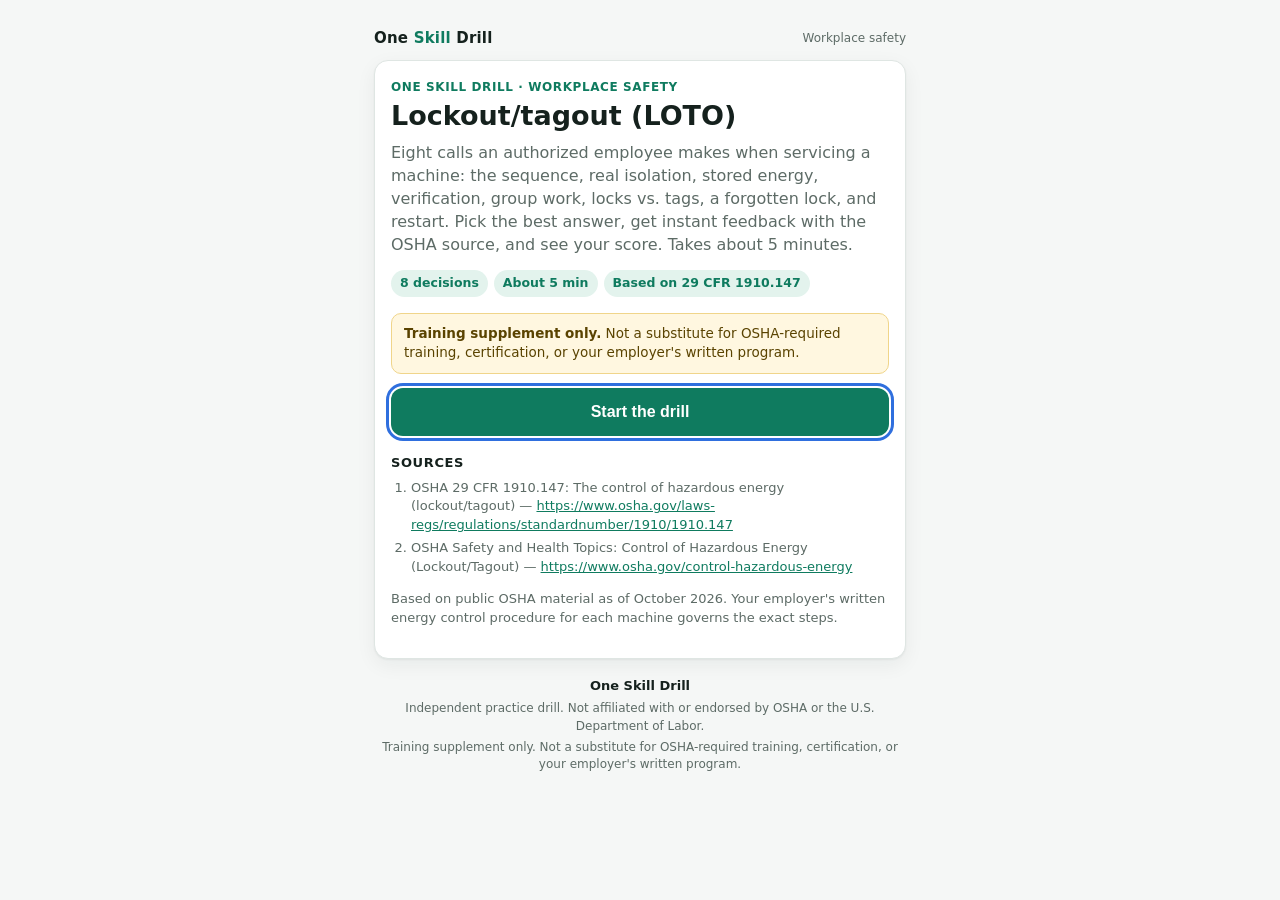
<file: docs/lockout-tagout/index.html>
<!doctype html>
<html lang="en">
<head>
<meta charset="utf-8">
<meta name="viewport" content="width=device-width, initial-scale=1, viewport-fit=cover">
<title>Lockout/tagout (LOTO) · One Skill Drill</title>
<meta name="description" content="An 8-decision lockout/tagout simulator based on 29 CFR 1910.147: sequence, isolation, stored energy, verification, group lockout, restart. Instant feedback and a score.">
<meta property="og:title" content="Lockout/tagout (LOTO) · safety drill">
<meta property="og:description" content="Eight LOTO calls with instant feedback and a score.">
<meta name="theme-color" content="#0f7b5f">
<link rel="icon" href="data:image/svg+xml,%3Csvg xmlns='http://www.w3.org/2000/svg' viewBox='0 0 32 32'%3E%3Crect width='32' height='32' rx='8' fill='%230f7b5f'/%3E%3Ctext x='16' y='22' font-size='16' font-family='Arial' font-weight='700' fill='white' text-anchor='middle'%3E1%3C/text%3E%3C/svg%3E">
<link rel="stylesheet" href="../engine/drill.css">
</head>
<body>
<div class="wrap">
  <div class="top"><a class="brand" href="../">One <span>Skill</span> Drill</a><span class="tag">Workplace safety</span></div>
  <main id="drill"><noscript>This drill needs JavaScript turned on.</noscript></main>
  <footer id="drill-footer"></footer>
</div>
<script src="drill.js"></script>
<script src="../engine/drill.js"></script>
</body>
</html>
</file>
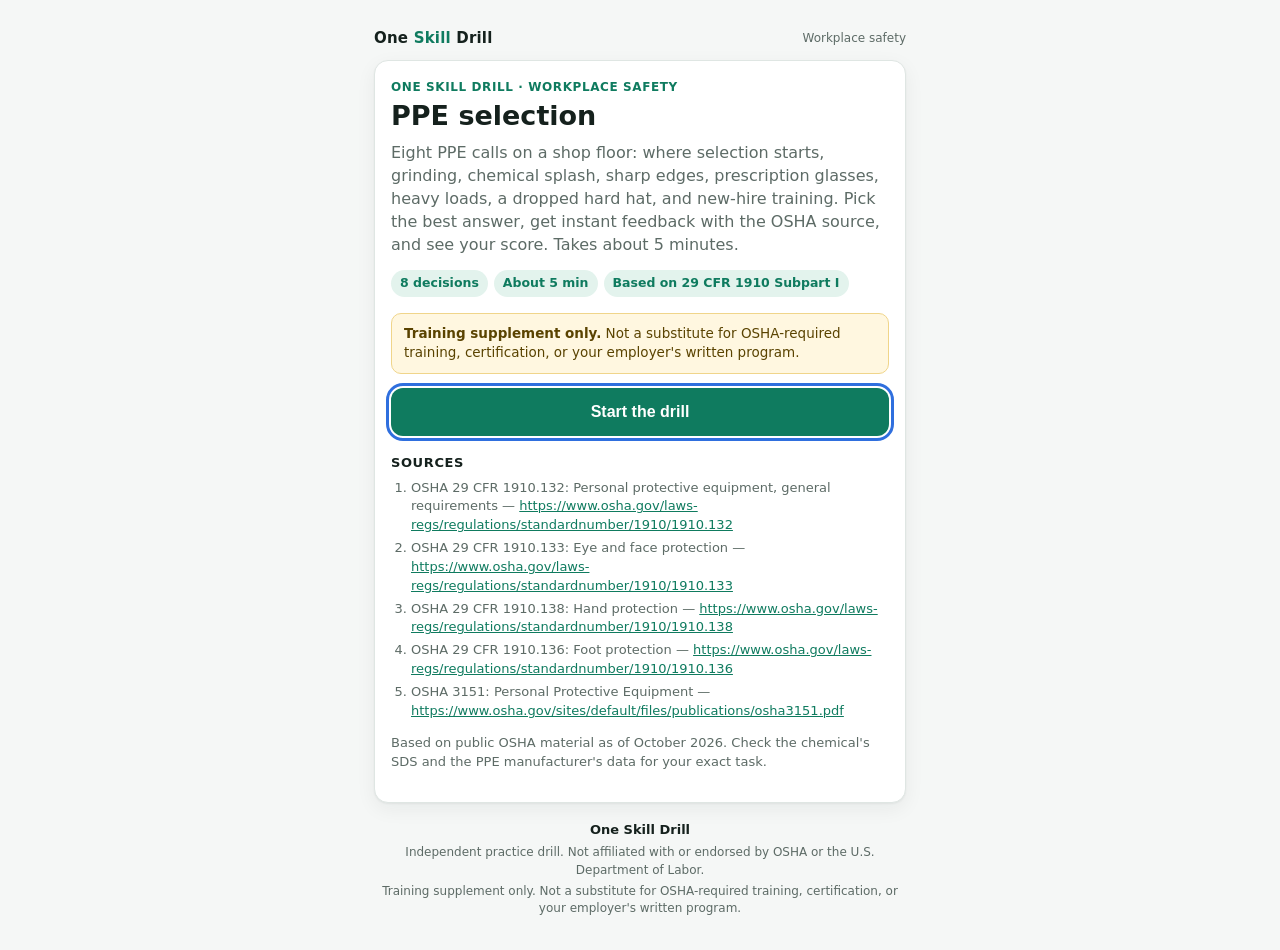
<file: docs/ppe-selection/index.html>
<!doctype html>
<html lang="en">
<head>
<meta charset="utf-8">
<meta name="viewport" content="width=device-width, initial-scale=1, viewport-fit=cover">
<title>PPE selection · One Skill Drill</title>
<meta name="description" content="An 8-decision PPE selection simulator based on OSHA's PPE standards: hazard assessment, eye, face, hand, foot and head protection, training. Instant feedback and a score.">
<meta property="og:title" content="PPE selection · safety drill">
<meta property="og:description" content="Eight PPE calls with instant feedback and a score.">
<meta name="theme-color" content="#0f7b5f">
<link rel="icon" href="data:image/svg+xml,%3Csvg xmlns='http://www.w3.org/2000/svg' viewBox='0 0 32 32'%3E%3Crect width='32' height='32' rx='8' fill='%230f7b5f'/%3E%3Ctext x='16' y='22' font-size='16' font-family='Arial' font-weight='700' fill='white' text-anchor='middle'%3E1%3C/text%3E%3C/svg%3E">
<link rel="stylesheet" href="../engine/drill.css">
</head>
<body>
<div class="wrap">
  <div class="top"><a class="brand" href="../">One <span>Skill</span> Drill</a><span class="tag">Workplace safety</span></div>
  <main id="drill"><noscript>This drill needs JavaScript turned on.</noscript></main>
  <footer id="drill-footer"></footer>
</div>
<script src="drill.js"></script>
<script src="../engine/drill.js"></script>
</body>
</html>
</file>
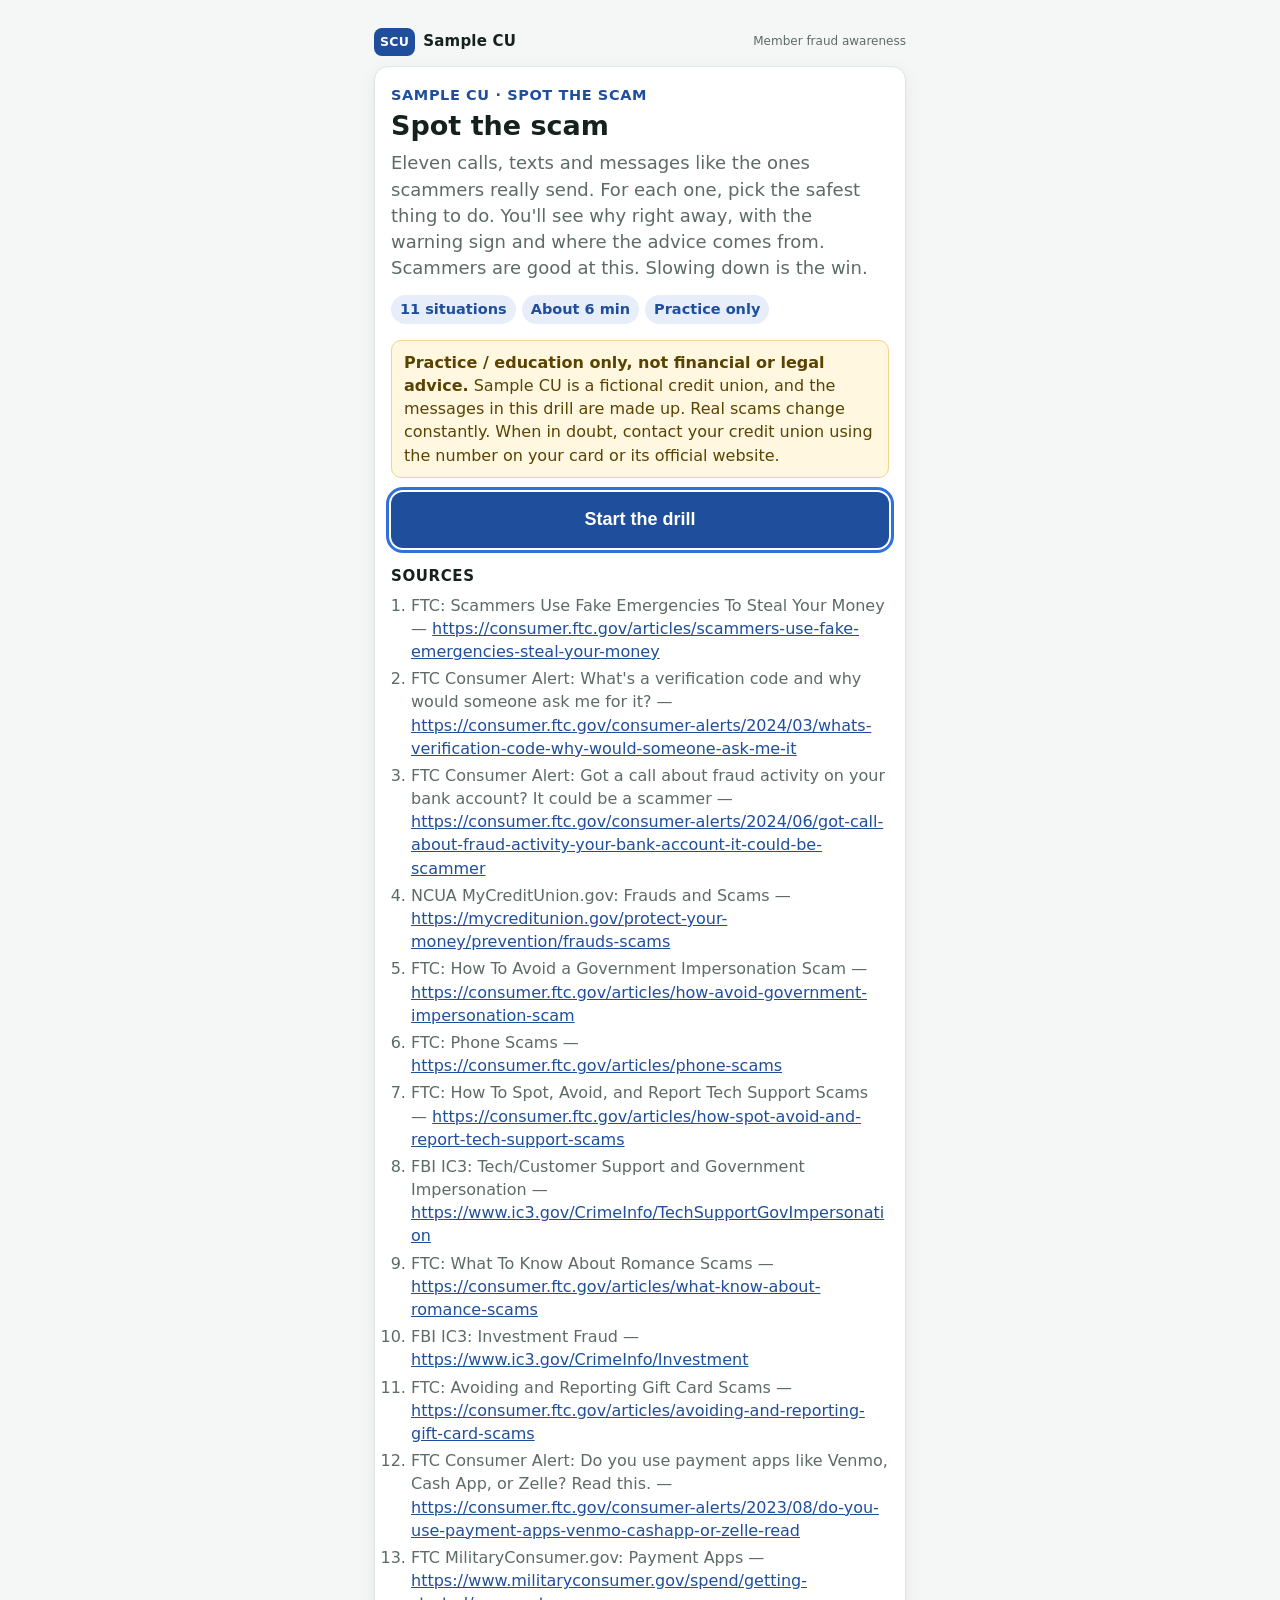
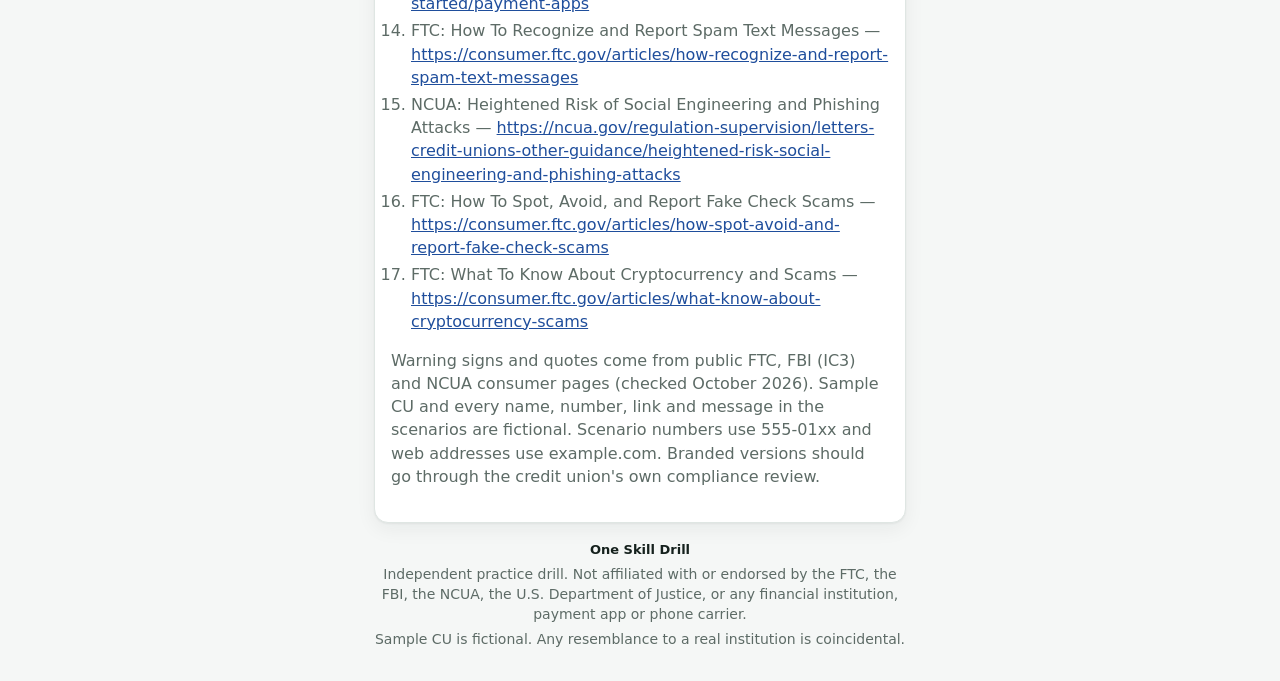
<file: docs/spot-the-scam/index.html>
<!doctype html>
<html lang="en">
<head>
<meta charset="utf-8">
<meta name="viewport" content="width=device-width, initial-scale=1, viewport-fit=cover">
<title>Spot the scam · One Skill Drill</title>
<meta name="description" content="A credit union member practice drill: eleven realistic scam calls, texts and messages, with a fictional credit union. Learn the warning signs, pick the safest move, and get a score.">
<meta property="og:title" content="Spot the scam · practice drill">
<meta property="og:description" content="Eleven scam calls, texts and messages. Pick the safest move and get a score.">
<meta name="theme-color" content="#0f7b5f">
<link rel="icon" href="data:image/svg+xml,%3Csvg xmlns='http://www.w3.org/2000/svg' viewBox='0 0 32 32'%3E%3Crect width='32' height='32' rx='8' fill='%230f7b5f'/%3E%3Ctext x='16' y='22' font-size='16' font-family='Arial' font-weight='700' fill='white' text-anchor='middle'%3E1%3C/text%3E%3C/svg%3E">
<link rel="stylesheet" href="../engine/drill.css">
</head>
<body>
<div class="wrap">
  <div class="top"><a class="brand" href="../">One <span>Skill</span> Drill</a><span class="tag">Member fraud awareness</span></div>
  <main id="drill"><noscript>This drill needs JavaScript turned on.</noscript></main>
  <footer id="drill-footer"></footer>
</div>
<script src="drill.js"></script>
<script src="../engine/drill.js"></script>
</body>
</html>
</file>
<file: docs/engine/drill.css>
/* One Skill Drill engine styles - mobile first, no external assets */
:root{
  --bg:#f5f7f6; --card:#ffffff; --ink:#15211d; --muted:#5d6b66; --line:#dfe6e3;
  --accent:#0f7b5f; --accent-ink:#ffffff; --accent-soft:#e3f3ed;
  --good:#167a3e; --good-soft:#e5f5ea; --bad:#b4232c; --bad-soft:#fbe9ea;
  --warn:#9a6a00; --warn-soft:#fff4d6; --sel:#2f6fde;
  --radius:14px; --shadow:0 1px 2px rgba(0,0,0,.05),0 6px 20px rgba(16,40,32,.06);
  font-family:system-ui,-apple-system,"Segoe UI",Roboto,"Helvetica Neue",Arial,sans-serif;
}
*{box-sizing:border-box}
html,body{margin:0;background:var(--bg);color:var(--ink)}
body{line-height:1.45;-webkit-text-size-adjust:100%}
a{color:var(--accent)}
.wrap{max-width:560px;margin:0 auto;padding:16px 14px 28px}
.top{display:flex;align-items:center;justify-content:space-between;gap:10px;margin-bottom:10px}
.brand{font-weight:800;letter-spacing:.2px;font-size:15px;color:var(--ink);text-decoration:none}
.brand span{color:var(--accent)}
.tag{font-size:12px;color:var(--muted);text-align:right}
.card{background:var(--card);border:1px solid var(--line);border-radius:var(--radius);box-shadow:var(--shadow);padding:18px 16px}
h1{font-size:23px;line-height:1.2;margin:4px 0 8px}
h2{font-size:19px;line-height:1.25;margin:2px 0 10px}
.lede{color:var(--muted);margin:0 0 14px}
.meta{display:flex;flex-wrap:wrap;gap:6px;margin:0 0 16px;padding:0;list-style:none}
.meta li{font-size:12.5px;background:var(--accent-soft);color:var(--accent);padding:4px 9px;border-radius:999px;font-weight:600}
.btn{appearance:none;border:0;border-radius:12px;background:var(--accent);color:var(--accent-ink);font-weight:700;font-size:16px;padding:14px 18px;width:100%;cursor:pointer;min-height:48px}
.btn:focus-visible,.opt:focus-visible{outline:3px solid var(--sel);outline-offset:2px}
.btn.ghost{background:transparent;color:var(--accent);border:1.5px solid var(--accent)}
.btn-row{display:grid;gap:10px;margin-top:14px}
.progress{display:flex;align-items:center;gap:10px;margin:2px 0 14px;font-size:13px;color:var(--muted)}
.bar{flex:1;height:7px;background:var(--line);border-radius:99px;overflow:hidden}
.bar i{display:block;height:100%;background:var(--accent);width:0;transition:width .35s ease}
.label{font-size:12px;font-weight:700;text-transform:uppercase;letter-spacing:.6px;color:var(--accent);margin:0 0 4px}
.scenario{margin:0 0 12px}
.ask{font-weight:700;margin:14px 0 10px;font-size:17px}
.opts{display:grid;gap:9px}
.opt{display:flex;gap:10px;align-items:flex-start;text-align:left;width:100%;background:#fff;border:1.5px solid var(--line);border-radius:12px;padding:12px;font-size:15.5px;color:var(--ink);cursor:pointer;min-height:48px;transition:border-color .15s,background .15s}
.opt:hover:not([disabled]){border-color:#aac4bb}
.opt .k{flex:0 0 26px;height:26px;border-radius:7px;background:var(--bg);border:1px solid var(--line);display:grid;place-items:center;font-weight:700;font-size:13px;color:var(--muted)}
.opt .t{flex:1}
.opt.prompt .t{font-family:ui-monospace,SFMono-Regular,Menlo,Consolas,monospace;font-size:14px}
.opt[disabled]{cursor:default}
.opt.correct{border-color:var(--good);background:var(--good-soft)}
.opt.correct .k{background:var(--good);color:#fff;border-color:var(--good)}
.opt.wrong{border-color:var(--bad);background:var(--bad-soft)}
.opt.wrong .k{background:var(--bad);color:#fff;border-color:var(--bad)}
.opt.dim{opacity:.6}
.fb{margin-top:12px;border-radius:12px;padding:12px 13px;font-size:15px;display:none}
.fb.show{display:block;animation:pop .2s ease}
.fb.good{background:var(--good-soft);border:1px solid #b9e2c7}
.fb.bad{background:var(--bad-soft);border:1px solid #f0c3c6}
.fb>b:first-child{display:block;margin-bottom:3px}
.fb .src{display:block;margin-top:6px;font-size:12.5px;color:var(--muted)}
@keyframes pop{from{transform:translateY(4px);opacity:0}to{transform:none;opacity:1}}
/* visuals */
.vis{margin:10px 0 4px;display:grid;gap:10px}
.sheet{border:1px solid #cfd8d4;border-radius:10px;overflow:hidden;background:#fff;font-size:13px}
.sheet .tabs{display:flex;gap:2px;background:#eef2f0;border-top:1px solid #cfd8d4;padding:0 6px;order:3}
.sheet .tabs span{padding:5px 10px;font-size:12px;color:var(--muted)}
.sheet .tabs span.on{background:#fff;color:var(--accent);font-weight:700;border-bottom:2px solid var(--accent)}
.sheet .fx{display:flex;gap:8px;align-items:center;border-bottom:1px solid #cfd8d4;padding:5px 8px;font-family:ui-monospace,Menlo,Consolas,monospace;font-size:12.5px;background:#fafcfb}
.sheet .fx em{font-style:italic;color:var(--muted);font-family:Georgia,serif;font-weight:700}
.sheet .fx .ref{color:var(--muted);min-width:24px}
.sheet .scroll{overflow-x:auto;-webkit-overflow-scrolling:touch}
.sheet table{border-collapse:collapse;width:100%;min-width:100%}
.sheet th,.sheet td{border:1px solid #e3e9e6;padding:6px 7px;white-space:nowrap;text-align:left}
.sheet thead th{background:#eef2f0;color:var(--muted);font-weight:600;font-size:11.5px;text-align:center;padding:3px}
.sheet td.rn{background:#eef2f0;color:var(--muted);font-size:11.5px;text-align:center;width:26px;padding:3px}
.sheet tr.hdr td:not(.rn){font-weight:700;background:#f4f8f6}
.sheet td.num{text-align:right;font-variant-numeric:tabular-nums}
.sheet td.new{background:#fff8dc;box-shadow:inset 0 0 0 1.5px #e3b341}
.sheet td.sel{box-shadow:inset 0 0 0 2px var(--sel)}
.sheet td.bad{background:var(--bad-soft);color:var(--bad)}
.sheet td.good{background:var(--good-soft)}
.sheet td.q{color:var(--warn);font-weight:700;text-align:center}
.sheet .cap{padding:6px 9px;font-size:12px;color:var(--muted);border-top:1px solid #e3e9e6;background:#fafcfb}
.pane{border:1px solid #cfd8d4;border-radius:12px;background:#fbfcfc;overflow:hidden}
.pane .ph{display:flex;align-items:center;justify-content:space-between;padding:8px 11px;border-bottom:1px solid #e3e9e6;font-weight:700;font-size:13px}
.pane .ph small{font-weight:500;color:var(--muted)}
.pane .modes{display:flex;gap:6px;padding:9px 11px 0}
.pane .modes span{font-size:12px;border:1px solid #cfd8d4;border-radius:999px;padding:3px 10px;color:var(--muted);background:#fff}
.pane .modes span.on{border-color:var(--accent);color:var(--accent);font-weight:700}
.pane .msgs{padding:10px 11px;display:grid;gap:8px}
.pane .msg{max-width:88%;padding:8px 11px;border-radius:12px;font-size:13.5px}
.pane .msg.you{justify-self:end;background:var(--accent);color:#fff;border-bottom-right-radius:4px}
.pane .msg.reply{justify-self:start;background:#fff;border:1px solid #e3e9e6;border-bottom-left-radius:4px}
.pane .box{margin:0 11px 11px;border:1.5px solid #cfd8d4;border-radius:10px;padding:9px 11px;font-size:13.5px;color:var(--muted);background:#fff;display:flex;justify-content:space-between;gap:8px}
.pane .box b{color:var(--accent)}
.clip{border:1px solid #cfd8d4;border-radius:12px;background:#fff;overflow:hidden}
.clip .ch{background:#22302b;color:#fff;padding:9px 12px;font-weight:700;font-size:13.5px;display:flex;justify-content:space-between;gap:8px}
.clip .ch small{font-weight:500;opacity:.8}
.clip ul{list-style:none;margin:0;padding:4px 0}
.clip li{display:flex;justify-content:space-between;align-items:center;gap:10px;padding:8px 12px;border-bottom:1px solid #eef2f0;font-size:13.5px}
.clip li:last-child{border-bottom:0}
.clip li .st{font-weight:700;font-size:12px;white-space:nowrap;padding:2px 8px;border-radius:999px}
.st.ok{background:var(--good-soft);color:var(--good)}
.st.bad{background:var(--bad-soft);color:var(--bad)}
.st.warn{background:var(--warn-soft);color:var(--warn)}
.st.todo{background:#eef2f0;color:var(--muted)}
.clip li.hl{background:#fffbea}
.clip .cf{padding:8px 12px;font-size:12px;color:var(--muted);background:#fafcfb;border-top:1px solid #eef2f0}
/* results */
.score{display:flex;align-items:center;gap:16px;margin:6px 0 14px}
.ring{--p:0;width:96px;height:96px;border-radius:50%;flex:0 0 96px;display:grid;place-items:center;background:conic-gradient(var(--accent) calc(var(--p)*1%),var(--line) 0)}
.ring b{width:76px;height:76px;border-radius:50%;background:#fff;display:grid;place-items:center;font-size:24px}
.recap{margin:8px 0 0;padding-left:20px}
.recap li{margin:6px 0}
.recap li.ok{color:var(--muted)}
.sources{margin-top:18px;font-size:13px;color:var(--muted)}
.sources h3{font-size:13px;text-transform:uppercase;letter-spacing:.6px;margin:0 0 6px;color:var(--ink)}
.sources ol{padding-left:20px;margin:0}
.sources li{margin:4px 0;word-break:break-word}
footer{margin-top:18px;text-align:center;font-size:12px;color:var(--muted)}
footer .fb-brand{font-weight:800;color:var(--ink);font-size:13px;display:block;margin-bottom:4px}
footer p{margin:4px 0}
.sr{position:absolute;width:1px;height:1px;overflow:hidden;clip:rect(0 0 0 0)}
.drills{display:grid;gap:12px;margin-top:6px}
.drills a.card{display:block;text-decoration:none;color:inherit}
.drills a.card:hover{border-color:#aac4bb}
.drills .go{color:var(--accent);font-weight:700;font-size:14px;margin-top:6px;display:block}
@media (min-width:600px){.wrap{padding-top:28px}h1{font-size:27px}}
.disclaimer{margin:14px 0;padding:10px 12px;border-radius:10px;background:#fff7e0;border:1px solid #f0d58a;color:#5a4300;font-size:13.5px;line-height:1.45}
.cta{margin-top:20px;padding:16px 14px;border-radius:var(--radius);background:var(--accent-soft);border:1.5px solid var(--accent)}
.cta h3{margin:0 0 6px;font-size:18px;color:var(--ink)}
.cta p{margin:0 0 12px;color:var(--muted);font-size:14.5px}
.cta .btn{display:block;text-align:center;text-decoration:none}
.msgv{border:1px solid #cfd8d4;border-radius:14px;background:#fff;overflow:hidden;font-size:14px}
.msgv .mh{display:flex;align-items:center;gap:9px;padding:9px 12px;background:#f2f5f4;border-bottom:1px solid #e3e9e6}
.msgv .mi{font-size:18px;line-height:1}
.msgv .mf{display:flex;flex-direction:column;min-width:0;flex:1}
.msgv .mf b{font-size:13.5px;word-break:break-word}
.msgv .mf small{color:var(--muted);font-size:12px;word-break:break-all}
.msgv .mt{font-size:11.5px;color:var(--muted);white-space:nowrap}
.msgv .ms{padding:7px 12px;border-bottom:1px solid #eef2f0;font-weight:700;font-size:13.5px}
.msgv .ms small{font-weight:500;color:var(--muted);margin-right:4px}
.msgv .mb{padding:10px 12px}
.msgv .mb p{margin:0 0 7px}
.msgv .mb p:last-child{margin-bottom:0}
.msgv.sms .mb p:not(.mlink){background:#eef2f0;border-radius:14px 14px 14px 4px;padding:8px 11px;display:inline-block;max-width:92%}
.msgv .ml.you{text-align:right;color:var(--accent)}
.msgv .ml.them{color:var(--ink)}
.msgv .mlink span{color:#1a56c4;text-decoration:underline;word-break:break-all}
.msgv .mn{padding:7px 12px;font-size:12px;color:var(--muted);background:#fafcfb;border-top:1px solid #eef2f0}
.msgv.call .mh,.msgv.voicemail .mh{background:#22302b;color:#fff}
.msgv.call .mf small,.msgv.call .mt,.msgv.voicemail .mf small,.msgv.voicemail .mt{color:#cfe0da}
blockquote.rule{margin:8px 0 2px;padding:8px 11px;border-left:3px solid var(--accent);background:rgba(255,255,255,.7);border-radius:0 8px 8px 0;font-size:13.5px}
blockquote.rule p{margin:0 0 4px;font-family:Georgia,"Times New Roman",serif}
blockquote.rule cite{font-style:normal;font-size:12px;font-weight:700;color:var(--muted)}
.hbrand{display:flex;align-items:center;gap:8px}
.hbrand>span:last-child{color:var(--ink)}
.hbrand .hbadge{display:inline-grid;place-items:center;min-width:28px;height:28px;padding:0 6px;border-radius:8px;background:var(--accent);color:var(--accent-ink);font-size:12.5px;font-weight:800;letter-spacing:.3px}
.hlogo{height:28px;width:auto;max-width:120px;object-fit:contain}
.cta p.cta-mail{margin:10px 0 0;text-align:center;font-size:14px}
.cta p.cta-mail a{font-weight:700;word-break:break-all}

/* popup / chat message styles */
.msgv.popup{border-color:#c9ced6}
.msgv.popup .mh{background:#e9ecf1}
.msgv.popup .mb{text-align:center}
.msgv.popup .mb p:first-child{font-weight:800}
.msgv.chat .mb p:not(.mlink){background:#eef2f0;border-radius:14px 14px 14px 4px;padding:8px 11px;display:inline-block;max-width:92%}
/* larger text option (D.largeText) */
html.lg body{font-size:18px}
html.lg .lede,html.lg .scenario{font-size:18px}
html.lg .ask{font-size:19px}
html.lg .opt{font-size:17.5px;padding:14px;min-height:56px}
html.lg .fb{font-size:17px}
html.lg .fb .src{font-size:14.5px}
html.lg .msgv{font-size:17px}
html.lg .msgv .mf b,html.lg .msgv .ms{font-size:16.5px}
html.lg .msgv .mf small,html.lg .msgv .mt,html.lg .msgv .mn{font-size:14.5px}
html.lg blockquote.rule{font-size:16px}
html.lg blockquote.rule cite{font-size:14px}
html.lg .disclaimer{font-size:16px}
html.lg .cta p,html.lg .cta p.cta-mail{font-size:16.5px}
html.lg .recap,html.lg .sources{font-size:16px}
html.lg .sources h3{font-size:15px}
html.lg .progress,html.lg .label{font-size:14.5px}
html.lg .meta li{font-size:14.5px}
html.lg footer{font-size:14px}
html.lg .btn{font-size:18px;min-height:56px}
.help{margin:16px 0;padding:14px 15px;border-radius:12px;background:var(--accent-soft);border:1px solid var(--line)}
.help h3{margin:0 0 6px;font-size:18px}
.help p{margin:0 0 8px}
.help ul{margin:0;padding-left:20px}
.help li{margin:8px 0}
.help a.help-link{font-weight:800;color:var(--accent);word-break:break-word}
.help small{color:var(--muted)}
.help .help-note{margin:10px 0 0;font-size:14px;color:var(--muted)}
html.lg .help h3{font-size:20px}
html.lg .help .help-note{font-size:15.5px}
</file>
<file: site/engine/drill.css>
/* One Skill Drill engine styles - mobile first, no external assets */
:root{
  --bg:#f5f7f6; --card:#ffffff; --ink:#15211d; --muted:#5d6b66; --line:#dfe6e3;
  --accent:#0f7b5f; --accent-ink:#ffffff; --accent-soft:#e3f3ed;
  --good:#167a3e; --good-soft:#e5f5ea; --bad:#b4232c; --bad-soft:#fbe9ea;
  --warn:#9a6a00; --warn-soft:#fff4d6; --sel:#2f6fde;
  --radius:14px; --shadow:0 1px 2px rgba(0,0,0,.05),0 6px 20px rgba(16,40,32,.06);
  font-family:system-ui,-apple-system,"Segoe UI",Roboto,"Helvetica Neue",Arial,sans-serif;
}
*{box-sizing:border-box}
html,body{margin:0;background:var(--bg);color:var(--ink)}
body{line-height:1.45;-webkit-text-size-adjust:100%}
a{color:var(--accent)}
.wrap{max-width:560px;margin:0 auto;padding:16px 14px 28px}
.top{display:flex;align-items:center;justify-content:space-between;gap:10px;margin-bottom:10px}
.brand{font-weight:800;letter-spacing:.2px;font-size:15px;color:var(--ink);text-decoration:none}
.brand span{color:var(--accent)}
.tag{font-size:12px;color:var(--muted);text-align:right}
.card{background:var(--card);border:1px solid var(--line);border-radius:var(--radius);box-shadow:var(--shadow);padding:18px 16px}
h1{font-size:23px;line-height:1.2;margin:4px 0 8px}
h2{font-size:19px;line-height:1.25;margin:2px 0 10px}
.lede{color:var(--muted);margin:0 0 14px}
.meta{display:flex;flex-wrap:wrap;gap:6px;margin:0 0 16px;padding:0;list-style:none}
.meta li{font-size:12.5px;background:var(--accent-soft);color:var(--accent);padding:4px 9px;border-radius:999px;font-weight:600}
.btn{appearance:none;border:0;border-radius:12px;background:var(--accent);color:var(--accent-ink);font-weight:700;font-size:16px;padding:14px 18px;width:100%;cursor:pointer;min-height:48px}
.btn:focus-visible,.opt:focus-visible{outline:3px solid var(--sel);outline-offset:2px}
.btn.ghost{background:transparent;color:var(--accent);border:1.5px solid var(--accent)}
.btn-row{display:grid;gap:10px;margin-top:14px}
.progress{display:flex;align-items:center;gap:10px;margin:2px 0 14px;font-size:13px;color:var(--muted)}
.bar{flex:1;height:7px;background:var(--line);border-radius:99px;overflow:hidden}
.bar i{display:block;height:100%;background:var(--accent);width:0;transition:width .35s ease}
.label{font-size:12px;font-weight:700;text-transform:uppercase;letter-spacing:.6px;color:var(--accent);margin:0 0 4px}
.scenario{margin:0 0 12px}
.ask{font-weight:700;margin:14px 0 10px;font-size:17px}
.opts{display:grid;gap:9px}
.opt{display:flex;gap:10px;align-items:flex-start;text-align:left;width:100%;background:#fff;border:1.5px solid var(--line);border-radius:12px;padding:12px;font-size:15.5px;color:var(--ink);cursor:pointer;min-height:48px;transition:border-color .15s,background .15s}
.opt:hover:not([disabled]){border-color:#aac4bb}
.opt .k{flex:0 0 26px;height:26px;border-radius:7px;background:var(--bg);border:1px solid var(--line);display:grid;place-items:center;font-weight:700;font-size:13px;color:var(--muted)}
.opt .t{flex:1}
.opt.prompt .t{font-family:ui-monospace,SFMono-Regular,Menlo,Consolas,monospace;font-size:14px}
.opt[disabled]{cursor:default}
.opt.correct{border-color:var(--good);background:var(--good-soft)}
.opt.correct .k{background:var(--good);color:#fff;border-color:var(--good)}
.opt.wrong{border-color:var(--bad);background:var(--bad-soft)}
.opt.wrong .k{background:var(--bad);color:#fff;border-color:var(--bad)}
.opt.dim{opacity:.6}
.fb{margin-top:12px;border-radius:12px;padding:12px 13px;font-size:15px;display:none}
.fb.show{display:block;animation:pop .2s ease}
.fb.good{background:var(--good-soft);border:1px solid #b9e2c7}
.fb.bad{background:var(--bad-soft);border:1px solid #f0c3c6}
.fb b{display:block;margin-bottom:3px}
.fb .src{display:block;margin-top:6px;font-size:12.5px;color:var(--muted)}
@keyframes pop{from{transform:translateY(4px);opacity:0}to{transform:none;opacity:1}}
/* visuals */
.vis{margin:10px 0 4px;display:grid;gap:10px}
.sheet{border:1px solid #cfd8d4;border-radius:10px;overflow:hidden;background:#fff;font-size:13px}
.sheet .tabs{display:flex;gap:2px;background:#eef2f0;border-top:1px solid #cfd8d4;padding:0 6px;order:3}
.sheet .tabs span{padding:5px 10px;font-size:12px;color:var(--muted)}
.sheet .tabs span.on{background:#fff;color:var(--accent);font-weight:700;border-bottom:2px solid var(--accent)}
.sheet .fx{display:flex;gap:8px;align-items:center;border-bottom:1px solid #cfd8d4;padding:5px 8px;font-family:ui-monospace,Menlo,Consolas,monospace;font-size:12.5px;background:#fafcfb}
.sheet .fx em{font-style:italic;color:var(--muted);font-family:Georgia,serif;font-weight:700}
.sheet .fx .ref{color:var(--muted);min-width:24px}
.sheet .scroll{overflow-x:auto;-webkit-overflow-scrolling:touch}
.sheet table{border-collapse:collapse;width:100%;min-width:100%}
.sheet th,.sheet td{border:1px solid #e3e9e6;padding:6px 7px;white-space:nowrap;text-align:left}
.sheet thead th{background:#eef2f0;color:var(--muted);font-weight:600;font-size:11.5px;text-align:center;padding:3px}
.sheet td.rn{background:#eef2f0;color:var(--muted);font-size:11.5px;text-align:center;width:26px;padding:3px}
.sheet tr.hdr td:not(.rn){font-weight:700;background:#f4f8f6}
.sheet td.num{text-align:right;font-variant-numeric:tabular-nums}
.sheet td.new{background:#fff8dc;box-shadow:inset 0 0 0 1.5px #e3b341}
.sheet td.sel{box-shadow:inset 0 0 0 2px var(--sel)}
.sheet td.bad{background:var(--bad-soft);color:var(--bad)}
.sheet td.good{background:var(--good-soft)}
.sheet td.q{color:var(--warn);font-weight:700;text-align:center}
.sheet .cap{padding:6px 9px;font-size:12px;color:var(--muted);border-top:1px solid #e3e9e6;background:#fafcfb}
.pane{border:1px solid #cfd8d4;border-radius:12px;background:#fbfcfc;overflow:hidden}
.pane .ph{display:flex;align-items:center;justify-content:space-between;padding:8px 11px;border-bottom:1px solid #e3e9e6;font-weight:700;font-size:13px}
.pane .ph small{font-weight:500;color:var(--muted)}
.pane .modes{display:flex;gap:6px;padding:9px 11px 0}
.pane .modes span{font-size:12px;border:1px solid #cfd8d4;border-radius:999px;padding:3px 10px;color:var(--muted);background:#fff}
.pane .modes span.on{border-color:var(--accent);color:var(--accent);font-weight:700}
.pane .msgs{padding:10px 11px;display:grid;gap:8px}
.pane .msg{max-width:88%;padding:8px 11px;border-radius:12px;font-size:13.5px}
.pane .msg.you{justify-self:end;background:var(--accent);color:#fff;border-bottom-right-radius:4px}
.pane .msg.reply{justify-self:start;background:#fff;border:1px solid #e3e9e6;border-bottom-left-radius:4px}
.pane .box{margin:0 11px 11px;border:1.5px solid #cfd8d4;border-radius:10px;padding:9px 11px;font-size:13.5px;color:var(--muted);background:#fff;display:flex;justify-content:space-between;gap:8px}
.pane .box b{color:var(--accent)}
.clip{border:1px solid #cfd8d4;border-radius:12px;background:#fff;overflow:hidden}
.clip .ch{background:#22302b;color:#fff;padding:9px 12px;font-weight:700;font-size:13.5px;display:flex;justify-content:space-between;gap:8px}
.clip .ch small{font-weight:500;opacity:.8}
.clip ul{list-style:none;margin:0;padding:4px 0}
.clip li{display:flex;justify-content:space-between;align-items:center;gap:10px;padding:8px 12px;border-bottom:1px solid #eef2f0;font-size:13.5px}
.clip li:last-child{border-bottom:0}
.clip li .st{font-weight:700;font-size:12px;white-space:nowrap;padding:2px 8px;border-radius:999px}
.st.ok{background:var(--good-soft);color:var(--good)}
.st.bad{background:var(--bad-soft);color:var(--bad)}
.st.warn{background:var(--warn-soft);color:var(--warn)}
.st.todo{background:#eef2f0;color:var(--muted)}
.clip li.hl{background:#fffbea}
.clip .cf{padding:8px 12px;font-size:12px;color:var(--muted);background:#fafcfb;border-top:1px solid #eef2f0}
/* results */
.score{display:flex;align-items:center;gap:16px;margin:6px 0 14px}
.ring{--p:0;width:96px;height:96px;border-radius:50%;flex:0 0 96px;display:grid;place-items:center;background:conic-gradient(var(--accent) calc(var(--p)*1%),var(--line) 0)}
.ring b{width:76px;height:76px;border-radius:50%;background:#fff;display:grid;place-items:center;font-size:24px}
.recap{margin:8px 0 0;padding-left:20px}
.recap li{margin:6px 0}
.recap li.ok{color:var(--muted)}
.sources{margin-top:18px;font-size:13px;color:var(--muted)}
.sources h3{font-size:13px;text-transform:uppercase;letter-spacing:.6px;margin:0 0 6px;color:var(--ink)}
.sources ol{padding-left:20px;margin:0}
.sources li{margin:4px 0;word-break:break-word}
footer{margin-top:18px;text-align:center;font-size:12px;color:var(--muted)}
footer .fb-brand{font-weight:800;color:var(--ink);font-size:13px;display:block;margin-bottom:4px}
footer p{margin:4px 0}
.sr{position:absolute;width:1px;height:1px;overflow:hidden;clip:rect(0 0 0 0)}
.drills{display:grid;gap:12px;margin-top:6px}
.drills a.card{display:block;text-decoration:none;color:inherit}
.drills a.card:hover{border-color:#aac4bb}
.drills .go{color:var(--accent);font-weight:700;font-size:14px;margin-top:6px;display:block}
@media (min-width:600px){.wrap{padding-top:28px}h1{font-size:27px}}
</file>
<file: docs/local-loop-course/styles.css>
:root {
  --bg: #0f1419;
  --surface: #1a2332;
  --surface2: #243044;
  --text: #e8eef6;
  --muted: #9aadc2;
  --accent: #3d9cf0;
  --accent-hover: #5aadff;
  --border: #2d3a4d;
  --ok: #3ecf8e;
  --warn: #f0b429;
  --radius: 10px;
  --font: "Segoe UI", system-ui, -apple-system, sans-serif;
  --mono: ui-monospace, "SF Mono", Menlo, Consolas, monospace;
}

* { box-sizing: border-box; }
html { scroll-behavior: smooth; }
body {
  margin: 0;
  font-family: var(--font);
  background: var(--bg);
  color: var(--text);
  line-height: 1.6;
  min-height: 100vh;
}

a { color: var(--accent); text-decoration: none; }
a:hover { color: var(--accent-hover); text-decoration: underline; }

.wrap { width: min(960px, 92vw); margin: 0 auto; }

header.site {
  border-bottom: 1px solid var(--border);
  background: rgba(15, 20, 25, 0.9);
  position: sticky;
  top: 0;
  backdrop-filter: blur(8px);
  z-index: 10;
}
header.site .inner {
  display: flex;
  align-items: center;
  justify-content: space-between;
  padding: 0.85rem 0;
  gap: 1rem;
  flex-wrap: wrap;
}
.logo { font-weight: 700; color: var(--text); letter-spacing: -0.02em; }
.logo:hover { text-decoration: none; color: var(--accent); }
nav { display: flex; gap: 1.1rem; flex-wrap: wrap; font-size: 0.95rem; }
nav a { color: var(--muted); }
nav a:hover { color: var(--text); }

.hero {
  padding: 3.5rem 0 2.5rem;
  border-bottom: 1px solid var(--border);
}
.hero h1 {
  font-size: clamp(1.75rem, 4vw, 2.4rem);
  line-height: 1.2;
  margin: 0 0 0.75rem;
  letter-spacing: -0.03em;
}
.hero .lede { color: var(--muted); font-size: 1.1rem; max-width: 40rem; margin: 0 0 1.5rem; }
.badge-row { display: flex; flex-wrap: wrap; gap: 0.5rem; margin-bottom: 1.25rem; }
.badge {
  font-size: 0.75rem;
  font-weight: 600;
  text-transform: uppercase;
  letter-spacing: 0.04em;
  padding: 0.25rem 0.6rem;
  border-radius: 999px;
  border: 1px solid var(--border);
  background: var(--surface);
  color: var(--muted);
}
.badge.price { color: var(--ok); border-color: #2a5a44; }
.badge.warn { color: var(--warn); border-color: #5a4a20; }

.cta-row { display: flex; flex-wrap: wrap; gap: 0.75rem; align-items: center; }
.btn {
  display: inline-block;
  padding: 0.7rem 1.25rem;
  border-radius: var(--radius);
  font-weight: 600;
  border: 1px solid transparent;
  cursor: pointer;
  font-size: 1rem;
}
.btn:hover { text-decoration: none; }
.btn-primary { background: var(--accent); color: #061018; }
.btn-primary:hover { background: var(--accent-hover); color: #061018; }
.btn-ghost { background: transparent; color: var(--text); border-color: var(--border); }
.btn-ghost:hover { border-color: var(--muted); color: var(--text); }

section { padding: 2.5rem 0; border-bottom: 1px solid var(--border); }
section h2 { margin: 0 0 1rem; font-size: 1.35rem; letter-spacing: -0.02em; }
section p, section li { color: var(--muted); }
section ul { padding-left: 1.2rem; }
section li { margin-bottom: 0.4rem; }

.grid {
  display: grid;
  grid-template-columns: repeat(auto-fit, minmax(220px, 1fr));
  gap: 1rem;
}
.card {
  background: var(--surface);
  border: 1px solid var(--border);
  border-radius: var(--radius);
  padding: 1.15rem;
}
.card h3 { margin: 0 0 0.4rem; font-size: 1rem; color: var(--text); }
.card p { margin: 0; font-size: 0.95rem; }

.price-block {
  background: var(--surface);
  border: 1px solid var(--border);
  border-radius: var(--radius);
  padding: 1.5rem;
  display: flex;
  flex-wrap: wrap;
  align-items: center;
  justify-content: space-between;
  gap: 1rem;
}
.price-block .amount { font-size: 2rem; font-weight: 700; color: var(--text); }
.price-block .amount span { font-size: 1rem; font-weight: 500; color: var(--muted); }

.faq details {
  background: var(--surface);
  border: 1px solid var(--border);
  border-radius: var(--radius);
  padding: 0.85rem 1rem;
  margin-bottom: 0.6rem;
}
.faq summary { cursor: pointer; font-weight: 600; color: var(--text); }
.faq details p { margin: 0.6rem 0 0; }

.stub-banner {
  background: #2a2410;
  border: 1px solid #5a4a20;
  color: #f5e6b8;
  padding: 0.85rem 1rem;
  border-radius: var(--radius);
  margin: 1rem 0 1.5rem;
  font-size: 0.95rem;
}

form.stub-form label { display: block; margin-bottom: 0.35rem; color: var(--muted); font-size: 0.9rem; }
form.stub-form input[type="email"] {
  width: min(100%, 360px);
  padding: 0.65rem 0.8rem;
  border-radius: 8px;
  border: 1px solid var(--border);
  background: var(--surface2);
  color: var(--text);
  font-size: 1rem;
  margin-bottom: 0.85rem;
}
form.stub-form .hint { font-size: 0.85rem; color: var(--muted); margin-top: 0.75rem; }

code, .mono { font-family: var(--mono); font-size: 0.9em; }
pre {
  background: var(--surface);
  border: 1px solid var(--border);
  border-radius: var(--radius);
  padding: 1rem;
  overflow-x: auto;
  color: var(--text);
  font-size: 0.85rem;
}

footer.site {
  padding: 2rem 0 3rem;
  color: var(--muted);
  font-size: 0.9rem;
}
footer.site .inner { display: flex; flex-wrap: wrap; gap: 1rem; justify-content: space-between; }

@media (max-width: 560px) {
  .hero { padding-top: 2rem; }
  .price-block { align-items: flex-start; flex-direction: column; }
}
</file>
